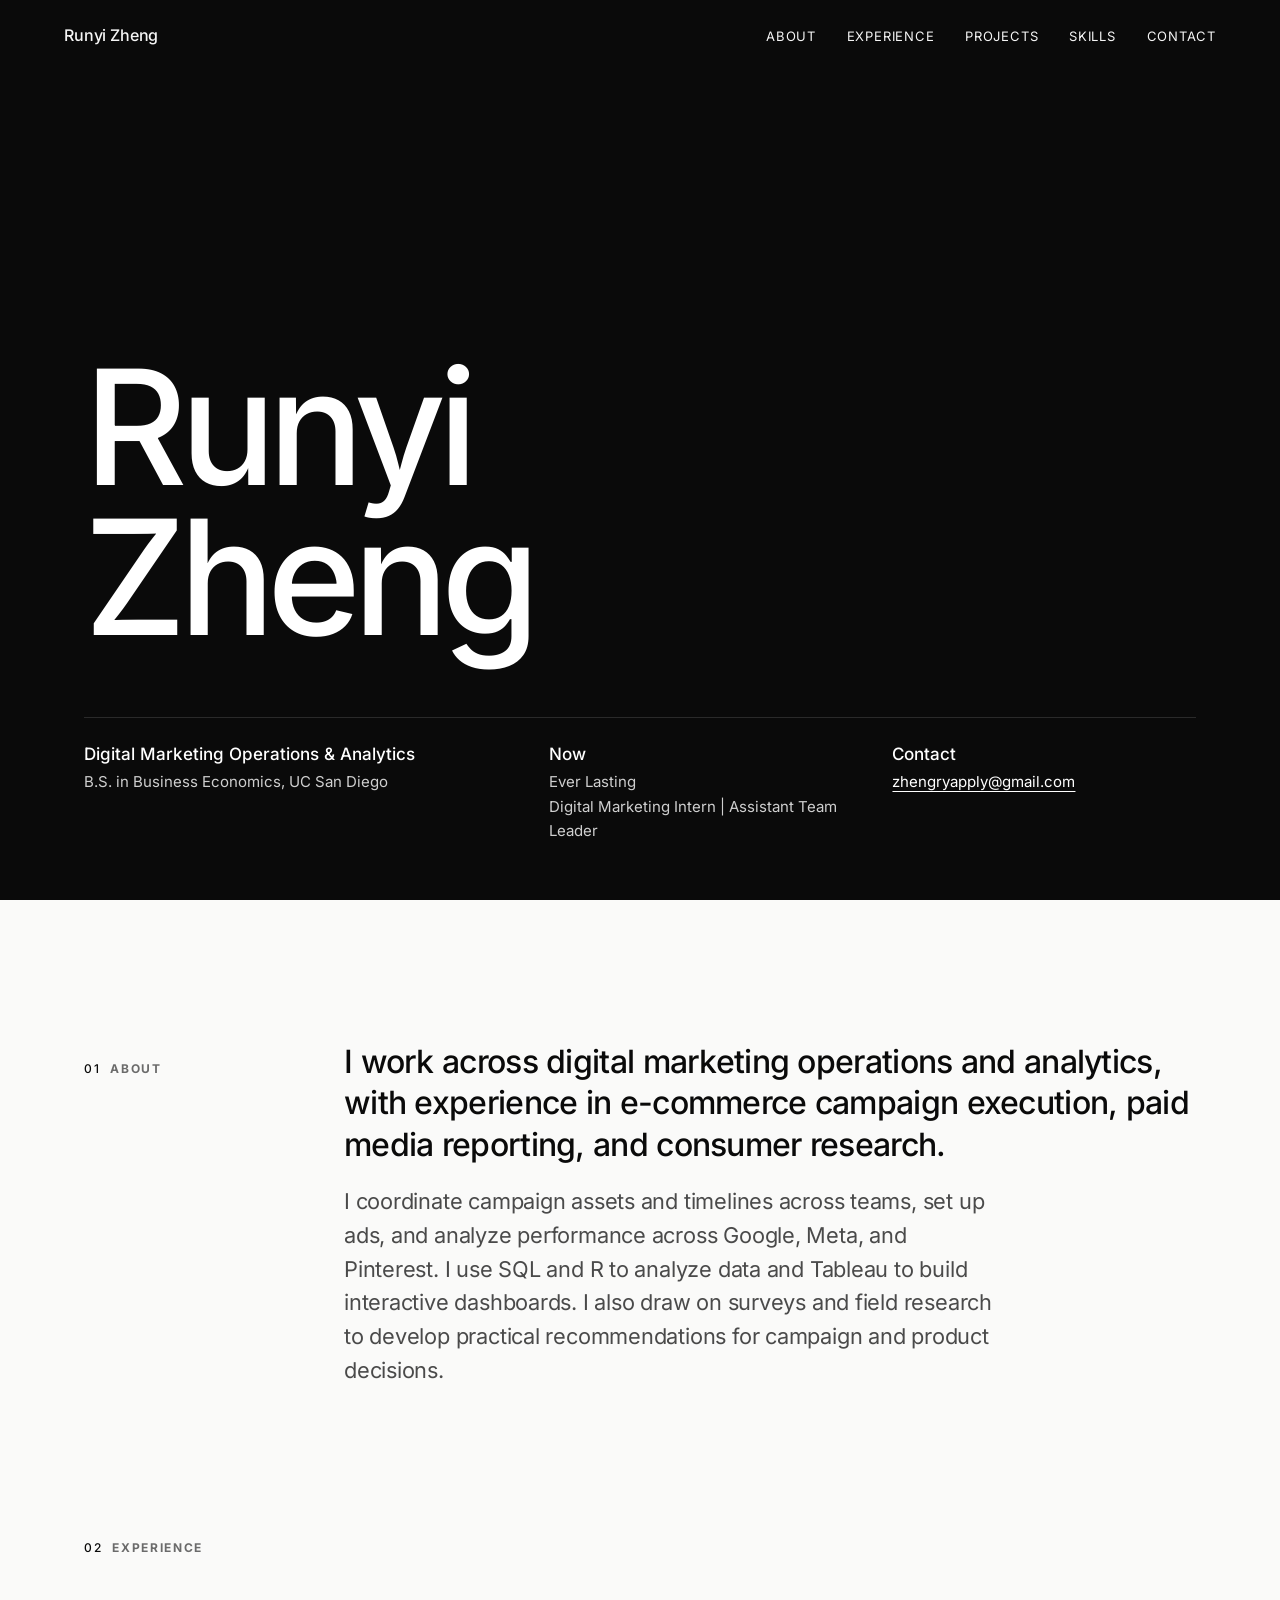
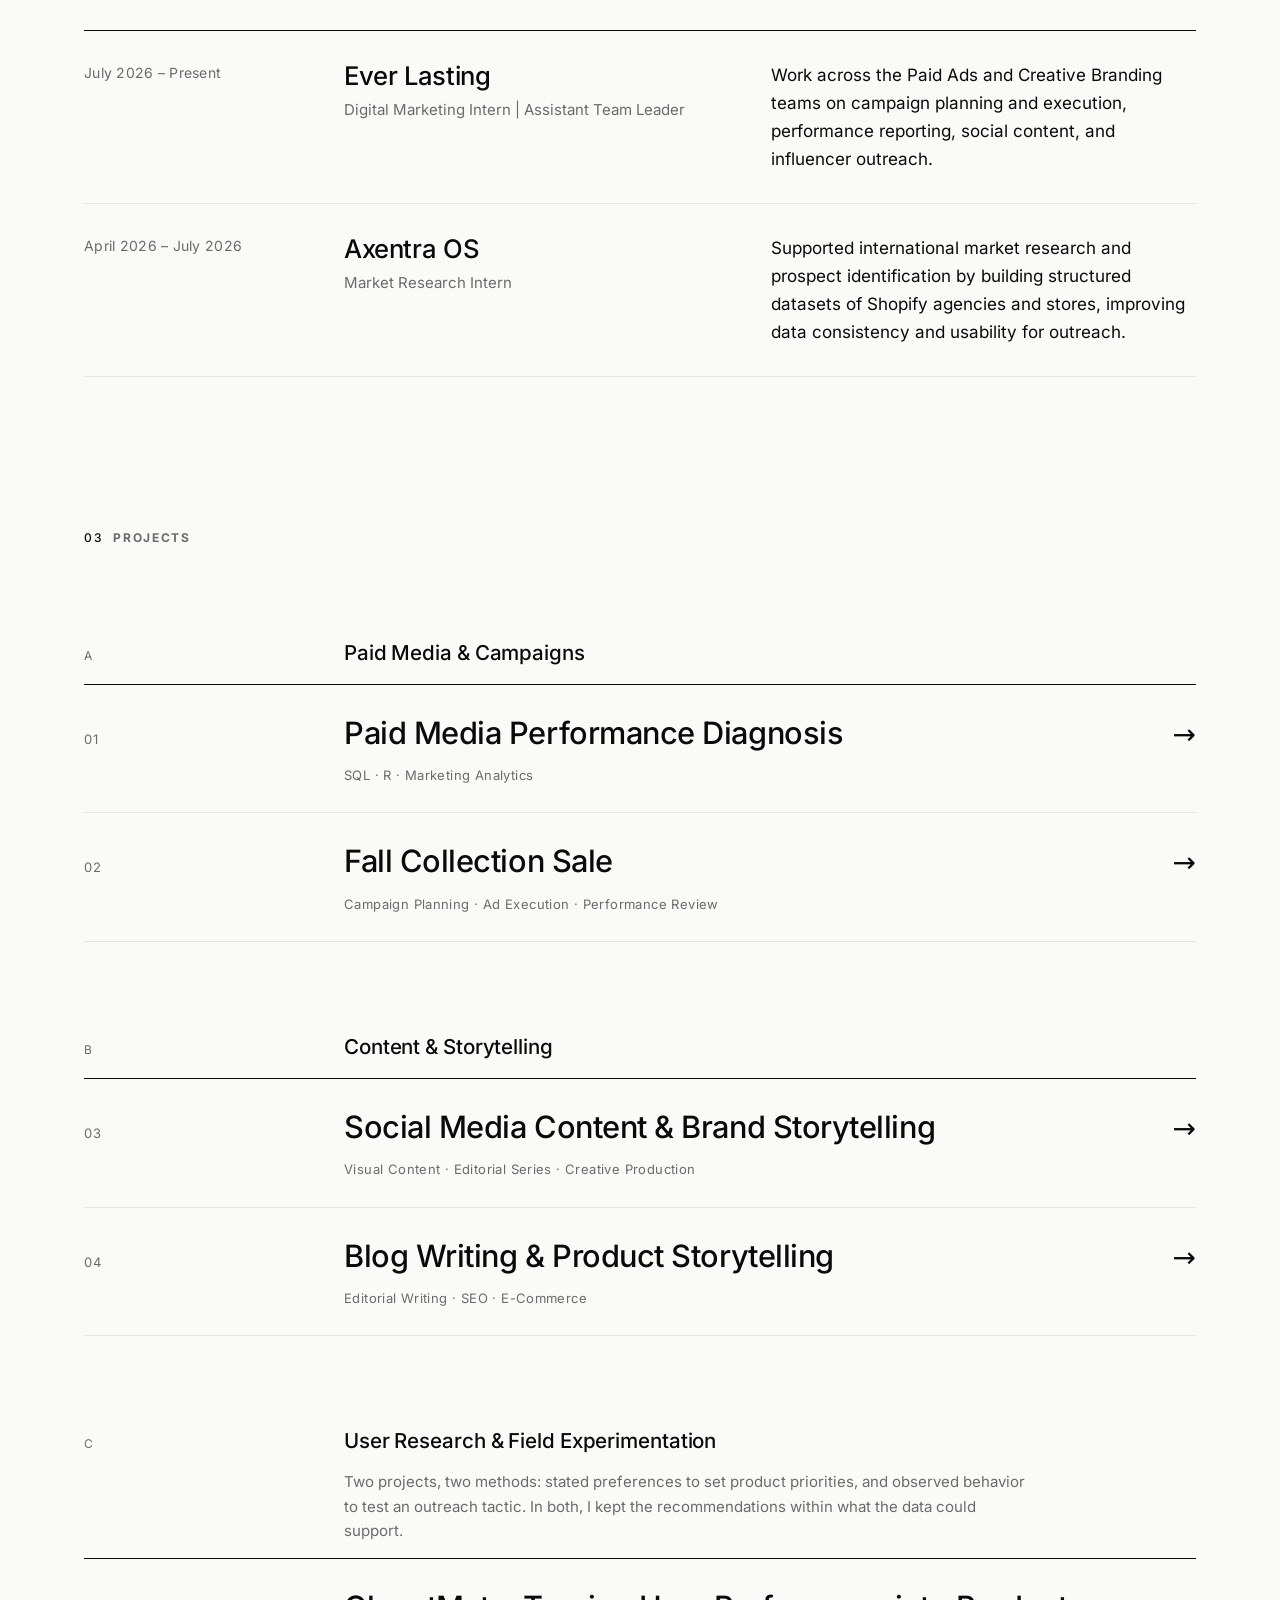
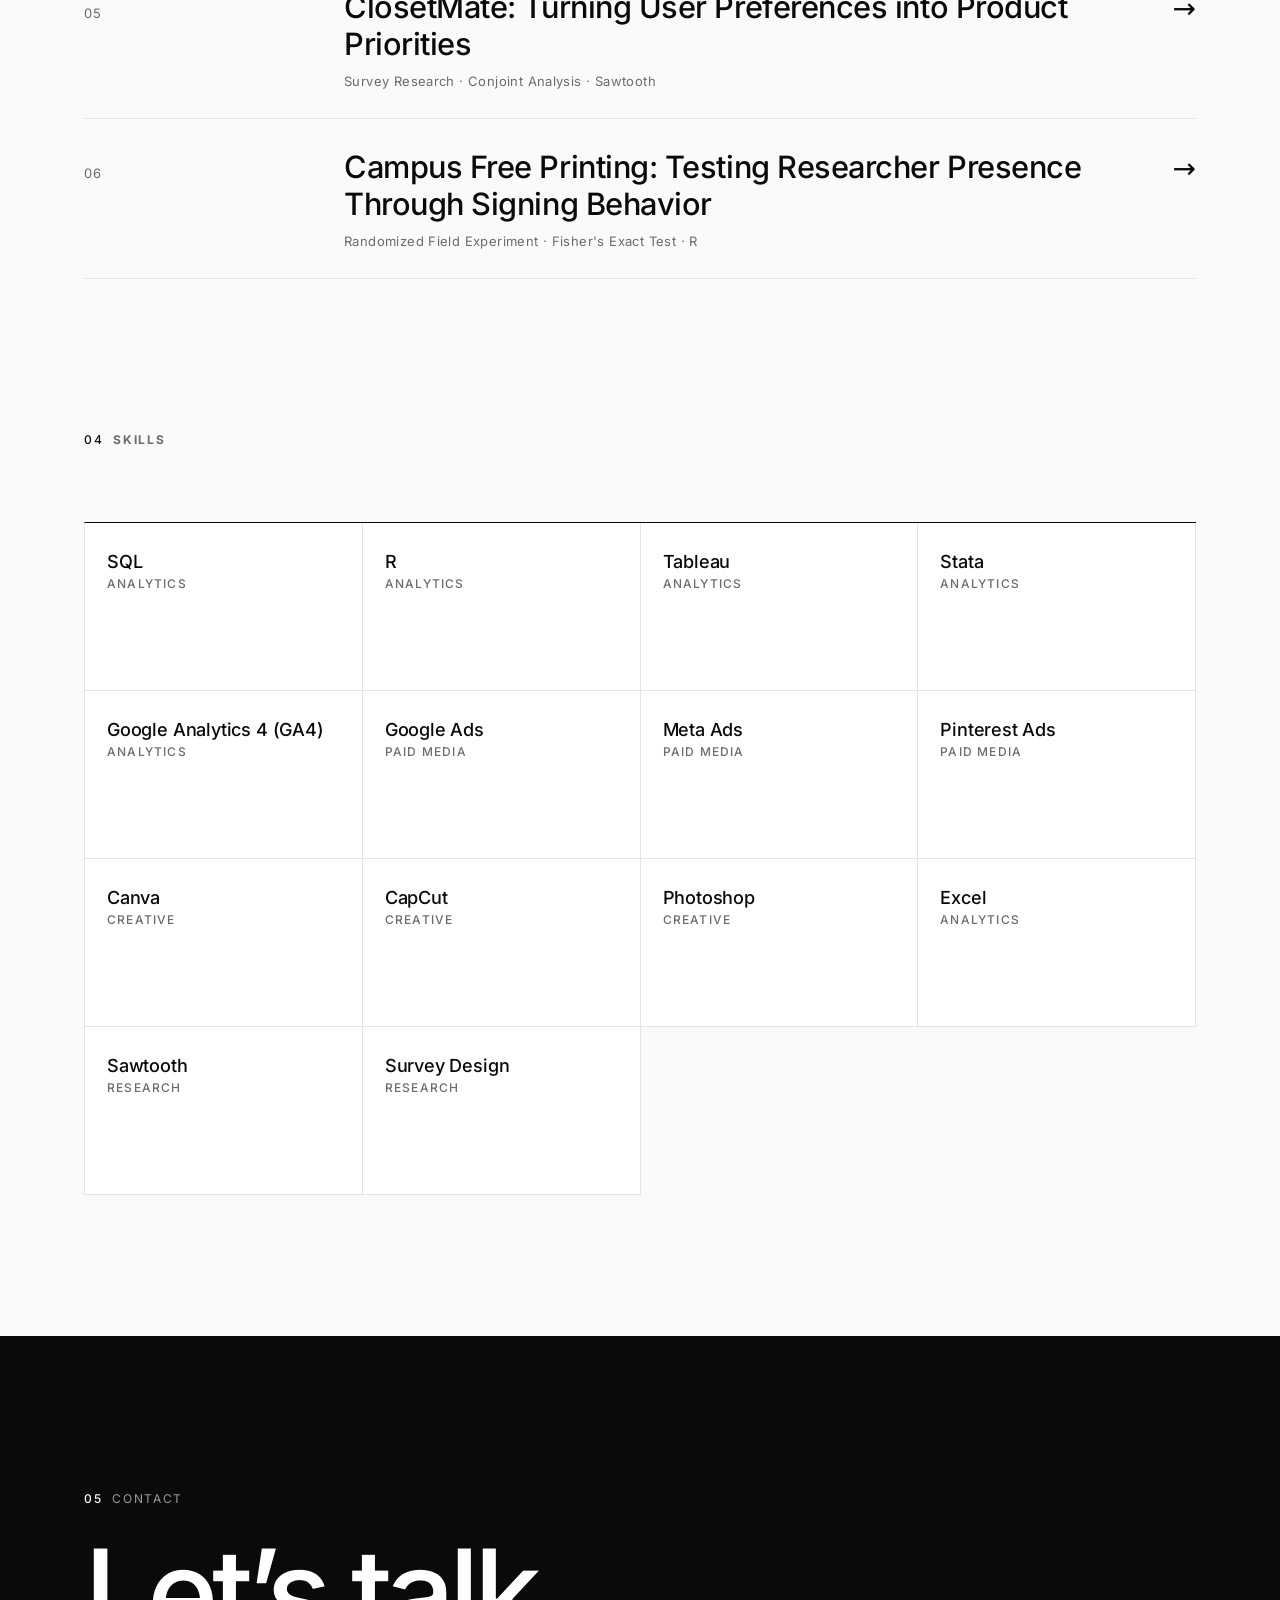
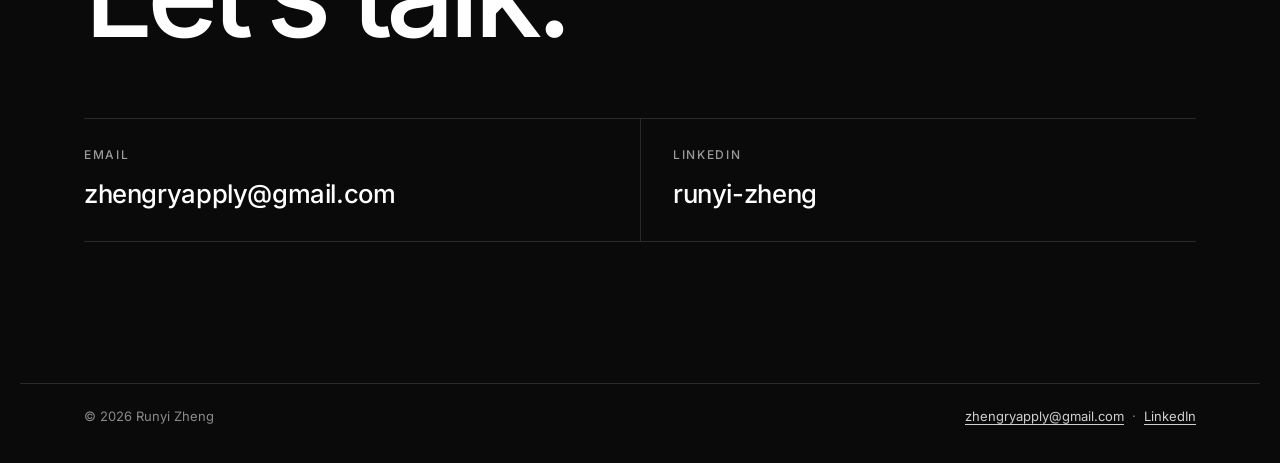
<file: index.html>
<!doctype html>
<html lang="en">
<head>
<meta charset="utf-8">
<meta name="viewport" content="width=device-width, initial-scale=1">
<title>Runyi Zheng — Digital Marketing Operations &amp; Analytics</title>
<meta name="description" content="Runyi Zheng: digital marketing operations and analytics. Paid media reporting, campaign execution, content and consumer research. B.S. in Business Economics, UC San Diego.">
<meta property="og:title" content="Runyi Zheng — Digital Marketing Operations &amp; Analytics">
<meta property="og:description" content="Runyi Zheng: digital marketing operations and analytics. Paid media reporting, campaign execution, content and consumer research. B.S. in Business Economics, UC San Diego.">
<meta property="og:type" content="website">
<meta name="theme-color" content="#0a0a0a">
<link rel="icon" href="[data-uri]" type="image/svg+xml">

<style>/* Runyi Zheng — portfolio
   Black and white, editorial. Fonts are self-hosted in /assets/fonts. */

@font-face {
  font-family: "Inter";
  src: url("[data-uri]") format("woff2");
  font-weight: 100 900;
  font-style: normal;
  font-display: swap;
}

:root {
  --black: #0a0a0a;
  --white: #ffffff;
  --paper: #fafaf9;
  --muted: #6b6b6b;
  --line: #e4e4e2;
  --line-dark: #2a2a2a;
  --sans: "Inter", system-ui, -apple-system, "Segoe UI", Helvetica, Arial, sans-serif;
  --gutter: clamp(20px, 5vw, 72px);
  --max: 1240px;
}

*, *::before, *::after { box-sizing: border-box; }
html { scroll-behavior: smooth; -webkit-text-size-adjust: 100%; }
body {
  margin: 0;
  background: var(--paper);
  color: var(--black);
  font-family: var(--sans);
  font-size: 17px;
  line-height: 1.65;
  -webkit-font-smoothing: antialiased;
  text-rendering: optimizeLegibility;
}
img { max-width: 100%; height: auto; display: block; }
a { color: inherit; }
::selection { background: var(--black); color: var(--white); }

.skip {
  position: absolute; left: -9999px; top: 8px;
  background: var(--black); color: var(--white); padding: 8px 14px; z-index: 100;
}
.skip:focus { left: 8px; }

:focus-visible { outline: 2px solid currentColor; outline-offset: 4px; }

.wrap { max-width: var(--max); margin: 0 auto; padding: 0 var(--gutter); }

/* ---------- Nav (inverts over black and white) ---------- */
.nav {
  position: fixed; inset: 0 0 auto 0; z-index: 50;
  display: flex; justify-content: space-between; align-items: baseline;
  gap: 8px 24px; flex-wrap: wrap;
  padding: 22px var(--gutter);
  color: #fff; mix-blend-mode: difference;
  font-size: 13px; letter-spacing: .06em; text-transform: uppercase;
  pointer-events: none;
}
.nav a { text-decoration: none; pointer-events: auto; }
.nav .brand { font-family: var(--sans); font-weight: 500; font-size: 16px; letter-spacing: -.01em; text-transform: none; }
.nav ul { list-style: none; margin: 0; padding: 0; display: flex; gap: clamp(14px, 2.4vw, 32px); }
.nav ul a { position: relative; padding-bottom: 2px; }
.nav ul a::after {
  content: ""; position: absolute; left: 0; bottom: 0; height: 1px; width: 100%;
  background: currentColor; transform: scaleX(0); transform-origin: left; transition: transform .35s ease;
}
.nav ul a:hover::after, .nav ul a:focus-visible::after { transform: scaleX(1); }

/* ---------- Hero ---------- */
.hero {
  background: var(--black); color: var(--white);
  min-height: 100svh; display: flex; flex-direction: column; justify-content: flex-end;
  padding: 120px 0 clamp(28px, 5vw, 56px);
}
.hero h1 {
  font-family: var(--sans); font-weight: 500;
  font-size: clamp(52px, 12.5vw, 184px); line-height: .94; letter-spacing: -.05em;
  margin: 0 0 clamp(28px, 5vw, 64px);
}
.hero h1 span { display: block; }
.hero-meta {
  display: grid; grid-template-columns: 1.4fr 1fr 1fr; gap: 24px 40px;
  border-top: 1px solid var(--line-dark); padding-top: 22px;
  font-size: 15px; color: #cfcfcf;
}
.hero-meta strong { display: block; color: var(--white); font-weight: 500; font-size: 17px; margin-bottom: 2px; }
.hero-meta a { color: var(--white); text-underline-offset: 4px; }
.hero h1, .hero-meta { animation: rise .9s cubic-bezier(.2,.7,.2,1) both; }
.hero-meta { animation-delay: .15s; }
@keyframes rise { from { opacity: 0; transform: translateY(18px); } to { opacity: 1; transform: none; } }

/* ---------- Sections ---------- */
section { padding: clamp(72px, 11vw, 150px) 0; }
.sec-head {
  display: grid; grid-template-columns: 220px 1fr; gap: 24px 40px; align-items: baseline;
}
.label {
  font-size: 12px; letter-spacing: .14em; text-transform: uppercase; color: var(--muted);
}
.label b { font-weight: 500; color: var(--black); margin-right: 10px; }

.about-text {
  font-family: var(--sans); font-weight: 500; font-size: clamp(22px, 2.5vw, 34px); line-height: 1.3;
  letter-spacing: -.022em; margin: 0; max-width: 30em;
}
.about-text + .about-text { margin-top: .9em; color: #4a4a4a; font-weight: 400; font-size: clamp(17px, 1.7vw, 22px); line-height: 1.55; letter-spacing: -.01em; }

/* Experience */
.rows { margin-top: clamp(36px, 6vw, 72px); border-top: 1px solid var(--black); }
.exp {
  display: grid; grid-template-columns: 220px 1fr 1.1fr; gap: 12px 40px;
  padding: 30px 0; border-bottom: 1px solid var(--line);
}
.exp .when { font-size: 14px; color: var(--muted); letter-spacing: .02em; }
.exp h3 { font-family: var(--sans); font-weight: 500; font-size: clamp(21px, 2vw, 27px); line-height: 1.2; letter-spacing: -.015em; margin: 0 0 6px; }
.exp .role { font-size: 15px; color: var(--muted); margin: 0; }
.exp p.desc { margin: 0; }

/* Projects index */
.group { margin-top: clamp(48px, 7vw, 88px); }
.group-head {
  display: grid; grid-template-columns: 220px 1fr; gap: 12px 40px; align-items: baseline;
  padding-bottom: 14px;
}
.group-head h3 { font-family: var(--sans); font-style: normal; font-weight: 500; font-size: clamp(17px, 1.6vw, 21px); letter-spacing: -.005em; margin: 0; }
.group-note { grid-column: 2; margin: 0; color: var(--muted); max-width: 46em; font-size: 15px; }
.plist { list-style: none; margin: 0; padding: 0; border-top: 1px solid var(--black); }
.plist a {
  display: grid; grid-template-columns: 220px 1fr auto; gap: 8px 40px; align-items: baseline;
  padding: 26px 0; border-bottom: 1px solid var(--line); text-decoration: none;
  transition: background .3s ease, color .3s ease, padding .3s ease;
}
.plist .num { font-size: 13px; color: var(--muted); letter-spacing: .1em; transition: color .3s; }
.plist .title { font-family: var(--sans); font-weight: 500; font-size: clamp(21px, 2.4vw, 32px); line-height: 1.2; letter-spacing: -.015em; }
.plist .tags { grid-column: 2; font-size: 13px; color: var(--muted); letter-spacing: .03em; transition: color .3s; }
.plist .arrow { grid-row: 1; grid-column: 3; font-size: 28px; transition: transform .3s ease; }
.plist a:hover, .plist a:focus-visible { background: var(--black); color: var(--white); padding-left: 16px; padding-right: 16px; }
.plist a:hover .num, .plist a:hover .tags, .plist a:focus-visible .num, .plist a:focus-visible .tags { color: #b5b5b5; }
.plist a:hover .arrow, .plist a:focus-visible .arrow { transform: translateX(6px); }

/* Skills */
.skills-grid {
  margin-top: clamp(36px, 6vw, 72px);
  display: grid; grid-template-columns: repeat(4, 1fr);
  border-top: 1px solid var(--black); border-left: 1px solid var(--line);
}
.skill {
  border-right: 1px solid var(--line); border-bottom: 1px solid var(--line);
  padding: 28px 22px; min-height: 168px;
  display: flex; flex-direction: column; justify-content: space-between; gap: 22px;
  background: var(--white);
}
.skill .logo { height: 44px; display: flex; align-items: center; }
.skill .logo img { max-height: 44px; max-width: 120px; width: auto; object-fit: contain; }
.skill .name { font-family: var(--sans); font-weight: 500; font-size: 18px; line-height: 1.2; letter-spacing: -.01em; }
.skill .kind { font-size: 12px; letter-spacing: .1em; text-transform: uppercase; color: var(--muted); display: block; margin-top: 4px; font-family: var(--sans); }

/* Contact */
.contact { background: var(--black); color: var(--white); }
.contact .label, .contact .label b { color: #9a9a9a; }
.contact .label b { color: var(--white); }
.contact h2 {
  font-family: var(--sans); font-weight: 500; font-size: clamp(44px, 9.5vw, 140px);
  line-height: 1; letter-spacing: -.05em; margin: 24px 0 clamp(32px, 5vw, 64px);
}
.contact h2 em { font-style: normal; }
.contact-links { display: grid; grid-template-columns: repeat(2, minmax(0, 1fr)); gap: 0; border-top: 1px solid var(--line-dark); }
.contact-links a {
  display: block; padding: 26px 0; text-decoration: none; border-bottom: 1px solid var(--line-dark);
  font-family: var(--sans); font-weight: 500; font-size: clamp(18px, 2vw, 26px); letter-spacing: -.015em; overflow-wrap: anywhere;
  transition: color .25s;
}
.contact-links a small { display: block; font-family: var(--sans); font-size: 12px; letter-spacing: .14em; text-transform: uppercase; color: #9a9a9a; margin-bottom: 8px; }
.contact-links a:hover { color: #bdbdbd; }
.contact-links a + a { padding-left: 32px; border-left: 1px solid var(--line-dark); }
footer { background: var(--black); color: #8a8a8a; font-size: 13px; padding: 0 0 36px; }
footer .wrap { display: flex; justify-content: space-between; gap: 16px; flex-wrap: wrap; border-top: 1px solid var(--line-dark); padding-top: 22px; }
footer a { color: #cfcfcf; text-underline-offset: 3px; }

/* ---------- Project pages ---------- */
.p-head { padding: clamp(120px, 16vw, 200px) 0 clamp(36px, 5vw, 64px); background: var(--paper); }
.kicker { font-size: 12px; letter-spacing: .14em; text-transform: uppercase; color: var(--muted); margin: 0 0 22px; }
.p-head h1 {
  font-family: var(--sans); font-weight: 500; font-size: clamp(32px, 5.4vw, 72px);
  line-height: 1.06; letter-spacing: -.03em; margin: 0; max-width: 16em;
}
.p-sub { margin: 28px 0 0; font-size: 15px; letter-spacing: .04em; color: var(--muted); }
.p-sub em { font-style: normal; margin-left: 4px; }

.stats {
  display: grid; grid-auto-flow: column; grid-auto-columns: 1fr; gap: 0;
  border-top: 1px solid var(--black); border-bottom: 1px solid var(--line);
  margin: clamp(32px, 5vw, 56px) 0 0;
}
.stat { padding: 28px 24px 28px 0; }
.stat + .stat { padding-left: 24px; border-left: 1px solid var(--line); }
.stat .n { font-family: var(--sans); font-weight: 500; font-size: clamp(30px, 4.2vw, 58px); line-height: 1.05; letter-spacing: -.04em; display: block; }
.stat .d { font-size: 13px; letter-spacing: .06em; text-transform: uppercase; color: var(--muted); display: block; margin-top: 10px; }

.p-body { padding: clamp(40px, 6vw, 80px) 0 clamp(64px, 9vw, 120px); }
.block { display: grid; grid-template-columns: 220px minmax(0, 1fr); gap: 16px 40px; padding: clamp(28px, 4vw, 48px) 0; border-bottom: 1px solid var(--line); }
.block:last-of-type { border-bottom: 0; }
.block h2 { margin: 6px 0 0; font-size: 12px; letter-spacing: .14em; text-transform: uppercase; color: var(--muted); font-weight: 400; }
.block .prose { max-width: 40em; }
.block .prose p { margin: 0 0 1em; }
.block .prose p:last-child { margin-bottom: 0; }
.block .lead { font-family: var(--sans); font-weight: 500; font-size: clamp(20px, 2.1vw, 28px); line-height: 1.35; letter-spacing: -.02em; margin: 0; max-width: 28em; }
.note { color: var(--muted); font-size: 15px; }
.wide { grid-column: 1 / -1; }

figure { margin: 0; }
.chart { background: #fff; border: 1px solid var(--line); padding: clamp(12px, 2vw, 28px); }
.chart img { width: 100%; max-width: 760px; margin: 0 auto; }
figcaption { font-size: 14px; color: var(--muted); margin-top: 12px; }

table { border-collapse: collapse; width: 100%; max-width: 40em; margin: 0 0 1.2em; font-size: 16px; }
th, td { text-align: left; padding: 14px 16px 14px 0; border-bottom: 1px solid var(--line); }
thead th { font-size: 12px; letter-spacing: .12em; text-transform: uppercase; font-weight: 400; color: var(--muted); border-bottom: 1px solid var(--black); }
td.num, th.num { text-align: right; padding-right: 0; font-variant-numeric: tabular-nums; }
td strong { font-weight: 600; }

.articles { list-style: none; margin: 0 0 8px; padding: 0; border-top: 1px solid var(--black); max-width: 52em; }
.articles li { border-bottom: 1px solid var(--line); }
.articles a { display: grid; grid-template-columns: 1fr auto; gap: 4px 24px; padding: 20px 0; text-decoration: none; transition: padding .25s ease, background .25s ease, color .25s ease; }
.articles a:hover, .articles a:focus-visible { background: var(--black); color: var(--white); padding-left: 14px; padding-right: 14px; }
.articles .t { font-family: var(--sans); font-weight: 500; font-size: clamp(17px, 1.7vw, 21px); line-height: 1.3; letter-spacing: -.01em; }
.articles .s { grid-column: 1; font-size: 14px; color: var(--muted); }
.articles a:hover .s, .articles a:focus-visible .s { color: #b5b5b5; }
.articles .ext { grid-row: 1; grid-column: 2; font-size: 20px; }
.sub-label { font-size: 12px; letter-spacing: .14em; text-transform: uppercase; color: var(--muted); margin: 34px 0 12px; }
.sub-label:first-child { margin-top: 0; }

.gallery { display: grid; grid-template-columns: repeat(3, 1fr); gap: clamp(8px, 1.4vw, 18px); }
.shot { aspect-ratio: 4 / 5; background: #ecebe8; position: relative; overflow: hidden; display: grid; place-items: center; color: #9a9a96; font-size: 13px; letter-spacing: .12em; }
.shot.land { aspect-ratio: 3 / 2; }
.shot span { padding: 0 12px; text-align: center; font-size: 12px; letter-spacing: .03em; overflow-wrap: anywhere; }
.shot img { position: absolute; inset: 0; width: 100%; height: 100%; object-fit: cover; }

.pager { border-top: 1px solid var(--black); background: var(--paper); }
.pager .wrap { display: grid; grid-template-columns: 1fr 1fr; }
.pager a { padding: 40px 0; text-decoration: none; display: block; transition: color .25s; }
.pager a:hover { color: var(--muted); }
.pager a + a { text-align: right; border-left: 1px solid var(--line); padding-left: 24px; }
.pager small { display: block; font-size: 12px; letter-spacing: .14em; text-transform: uppercase; color: var(--muted); margin-bottom: 10px; }
.pager span { font-family: var(--sans); font-weight: 500; font-size: clamp(17px, 1.8vw, 22px); line-height: 1.25; letter-spacing: -.01em; display: block; }

/* ---------- Responsive ---------- */
@media (max-width: 900px) {
  .sec-head, .group-head, .block { grid-template-columns: 1fr; }
  .group-note { grid-column: 1; }
  .exp { grid-template-columns: 1fr; gap: 6px; }
  .plist a { grid-template-columns: 1fr auto; }
  .plist .num { grid-column: 1; }
  .plist .title { grid-column: 1; }
  .plist .tags { grid-column: 1; }
  .plist .arrow { grid-row: 2; grid-column: 2; }
  .skills-grid { grid-template-columns: repeat(2, 1fr); }
  .hero-meta { grid-template-columns: 1fr; }
  .contact-links { grid-template-columns: 1fr; }
  .contact-links a + a { padding-left: 0; border-left: 0; }
  .stats { grid-auto-flow: row; grid-auto-columns: auto; }
  .stat, .stat + .stat { padding: 20px 0; border-left: 0; }
  .stat + .stat { border-top: 1px solid var(--line); }
  .gallery { grid-template-columns: repeat(2, 1fr); }
}
@media (max-width: 560px) {
  body { font-size: 16px; }
  .nav { padding: 16px var(--gutter); font-size: 11px; }
  .nav .brand { font-size: 20px; width: 100%; }
  .nav ul { gap: 14px; }
  .pager a { padding: 28px 0; }
  .pager a + a { padding-left: 16px; }
  th, td { padding-right: 10px; font-size: 15px; }
}
@media (prefers-reduced-motion: reduce) {
  html { scroll-behavior: auto; }
  *, *::before, *::after { animation: none !important; transition: none !important; }
}

/* Supplied portfolio images: preserve full compositions. */
.portfolio-images { display:grid; gap:24px; }
.portfolio-images img { display:block; width:100%; height:auto; }
.portfolio-images.single { max-width:760px; }
.portfolio-images.pair { grid-template-columns:repeat(2,minmax(0,1fr)); align-items:start; }
.portfolio-images.stack { max-width:1000px; }
.research-link { display:inline-block; padding:16px 20px; border:1px solid currentColor; text-decoration:none; }
@media(max-width:640px) { .portfolio-images.pair { grid-template-columns:1fr; } }
</style>
<script>// Loads images by base name and tries several file extensions.
// Drop a file such as assets/social/01.jpg or assets/logos/sql.svg and it appears.
document.querySelectorAll('img[data-base]').forEach(function (img) {
  var exts = (img.dataset.exts || 'jpg,png').split(','), i = 0, base = img.dataset.base;
  img.addEventListener('error', function () {
    i += 1;
    if (i < exts.length) { img.src = base + '.' + exts[i]; } else { img.remove(); }
  });
  img.src = base + '.' + exts[0];
});
</script>
</head>
<body>
<a class="skip" href="#main">Skip to content</a>
<header class="nav">
  <a class="brand" href="#">Runyi Zheng</a>
  <nav aria-label="Main"><ul>
    <li><a href="#about">About</a></li>
    <li><a href="#experience">Experience</a></li>
    <li><a href="#projects">Projects</a></li>
    <li><a href="#skills">Skills</a></li>
    <li><a href="#contact">Contact</a></li>
  </ul></nav>
</header>
<main id="main">

<section class="hero" id="top" style="padding-top:120px">
  <div class="wrap">
    <h1><span>Runyi</span><span>Zheng</span></h1>
    <div class="hero-meta">
      <div><strong>Digital Marketing Operations &amp; Analytics</strong>B.S. in Business Economics, UC San Diego</div>
      <div><strong>Now</strong>Ever Lasting<br>Digital Marketing Intern | Assistant Team Leader</div>
      <div><strong>Contact</strong><a href="mailto:zhengryapply@gmail.com">zhengryapply@gmail.com</a></div>
    </div>
  </div>
</section>

<section id="about">
  <div class="wrap">
    <div class="sec-head">
      <h2 class="label"><b>01</b>About</h2>
      <div>
        <p class="about-text">I work across digital marketing operations and analytics, with experience in e-commerce campaign execution, paid media reporting, and consumer research.</p>
        <p class="about-text">I coordinate campaign assets and timelines across teams, set up ads, and analyze performance across Google, Meta, and Pinterest. I use SQL and R to analyze data and Tableau to build interactive dashboards. I also draw on surveys and field research to develop practical recommendations for campaign and product decisions.</p>
      </div>
    </div>
  </div>
</section>

<section id="experience" style="padding-top:0">
  <div class="wrap">
    <h2 class="label"><b>02</b>Experience</h2>
    <div class="rows">
      <article class="exp">
        <div class="when">July 2026 &ndash; Present</div>
        <div><h3>Ever Lasting</h3><p class="role">Digital Marketing Intern | Assistant Team Leader</p></div>
        <p class="desc">Work across the Paid Ads and Creative Branding teams on campaign planning and execution, performance reporting, social content, and influencer outreach.</p>
      </article>
      <article class="exp">
        <div class="when">April 2026 &ndash; July 2026</div>
        <div><h3>Axentra OS</h3><p class="role">Market Research Intern</p></div>
        <p class="desc">Supported international market research and prospect identification by building structured datasets of Shopify agencies and stores, improving data consistency and usability for outreach.</p>
      </article>
    </div>
  </div>
</section>

<section id="projects" style="padding-top:0">
  <div class="wrap">
    <h2 class="label"><b>03</b>Projects</h2>
    <div class="group">
      <div class="group-head"><span class="label">A</span><h3>Paid Media &amp; Campaigns</h3></div>
      <ul class="plist">
        <li><a href="paid-media-diagnosis.html?v=20261104c">
          <span class="num">01</span>
          <span class="title">Paid Media Performance Diagnosis</span>
          <span class="tags">SQL · R · Marketing Analytics</span>
          <span class="arrow" aria-hidden="true">&rarr;</span>
        </a></li>
        <li><a href="fall-collection-sale.html?v=20261104c">
          <span class="num">02</span>
          <span class="title">Fall Collection Sale</span>
          <span class="tags">Campaign Planning · Ad Execution · Performance Review</span>
          <span class="arrow" aria-hidden="true">&rarr;</span>
        </a></li>
      </ul>
    </div>
    <div class="group">
      <div class="group-head"><span class="label">B</span><h3>Content &amp; Storytelling</h3></div>
      <ul class="plist">
        <li><a href="social-content.html?v=20261104c">
          <span class="num">03</span>
          <span class="title">Social Media Content &amp; Brand Storytelling</span>
          <span class="tags">Visual Content · Editorial Series · Creative Production</span>
          <span class="arrow" aria-hidden="true">&rarr;</span>
        </a></li>
        <li><a href="blog-writing.html?v=20261104c">
          <span class="num">04</span>
          <span class="title">Blog Writing &amp; Product Storytelling</span>
          <span class="tags">Editorial Writing · SEO · E-Commerce</span>
          <span class="arrow" aria-hidden="true">&rarr;</span>
        </a></li>
      </ul>
    </div>
    <div class="group">
      <div class="group-head"><span class="label">C</span><h3>User Research &amp; Field Experimentation</h3>
      <p class="group-note">Two projects, two methods: stated preferences to set product priorities, and observed behavior to test an outreach tactic. In both, I kept the recommendations within what the data could support.</p></div>
      <ul class="plist">
        <li><a href="closetmate.html?v=20261104c">
          <span class="num">05</span>
          <span class="title">ClosetMate: Turning User Preferences into Product Priorities</span>
          <span class="tags">Survey Research · Conjoint Analysis · Sawtooth</span>
          <span class="arrow" aria-hidden="true">&rarr;</span>
        </a></li>
        <li><a href="campus-free-printing.html?v=20261104c">
          <span class="num">06</span>
          <span class="title">Campus Free Printing: Testing Researcher Presence Through Signing Behavior</span>
          <span class="tags">Randomized Field Experiment · Fisher's Exact Test · R</span>
          <span class="arrow" aria-hidden="true">&rarr;</span>
        </a></li>
      </ul>
    </div>
  </div>
</section>

<section id="skills" style="padding-top:0">
  <div class="wrap">
    <h2 class="label"><b>04</b>Skills</h2>
    <div class="skills-grid">
      <div class="skill">
        
        <div class="name">SQL<span class="kind">Analytics</span></div>
      </div>
      <div class="skill">
        
        <div class="name">R<span class="kind">Analytics</span></div>
      </div>
      <div class="skill">
        <div class="name">Tableau<span class="kind">Analytics</span></div>
      </div>
      <div class="skill">
        
        <div class="name">Stata<span class="kind">Analytics</span></div>
      </div>
      <div class="skill">
        
        <div class="name">Google Analytics 4 (GA4)<span class="kind">Analytics</span></div>
      </div>
      <div class="skill">
        
        <div class="name">Google Ads<span class="kind">Paid media</span></div>
      </div>
      <div class="skill">
        
        <div class="name">Meta Ads<span class="kind">Paid media</span></div>
      </div>
      <div class="skill">
        
        <div class="name">Pinterest Ads<span class="kind">Paid media</span></div>
      </div>
      <div class="skill">
        
        <div class="name">Canva<span class="kind">Creative</span></div>
      </div>
      <div class="skill">
        
        <div class="name">CapCut<span class="kind">Creative</span></div>
      </div>
      <div class="skill">
        
        <div class="name">Photoshop<span class="kind">Creative</span></div>
      </div>
      <div class="skill">
        
        <div class="name">Excel<span class="kind">Analytics</span></div>
      </div>
      <div class="skill">
        
        <div class="name">Sawtooth<span class="kind">Research</span></div>
      </div>
      <div class="skill">
        
        <div class="name">Survey Design<span class="kind">Research</span></div>
      </div>
    </div>
  </div>
</section>

<section class="contact" id="contact">
  <div class="wrap">
    <p class="label"><b>05</b>Contact</p>
    <h2>Let&rsquo;s <em>talk.</em></h2>
    <div class="contact-links">
      <a href="mailto:zhengryapply@gmail.com"><small>Email</small>zhengryapply@gmail.com</a>
      <a href="https://www.linkedin.com/in/runyi-zheng-bb19a9379" target="_blank" rel="noopener"><small>LinkedIn</small>runyi-zheng</a>
    </div>
  </div>
</section>

</main>
<footer>
  <div class="wrap">
    <span>&copy; 2026 Runyi Zheng</span>
    <span><a href="mailto:zhengryapply@gmail.com">zhengryapply@gmail.com</a> &nbsp;·&nbsp; <a href="https://www.linkedin.com/in/runyi-zheng-bb19a9379" target="_blank" rel="noopener">LinkedIn</a></span>
  </div>
</footer>
</body>
</html>
</file>
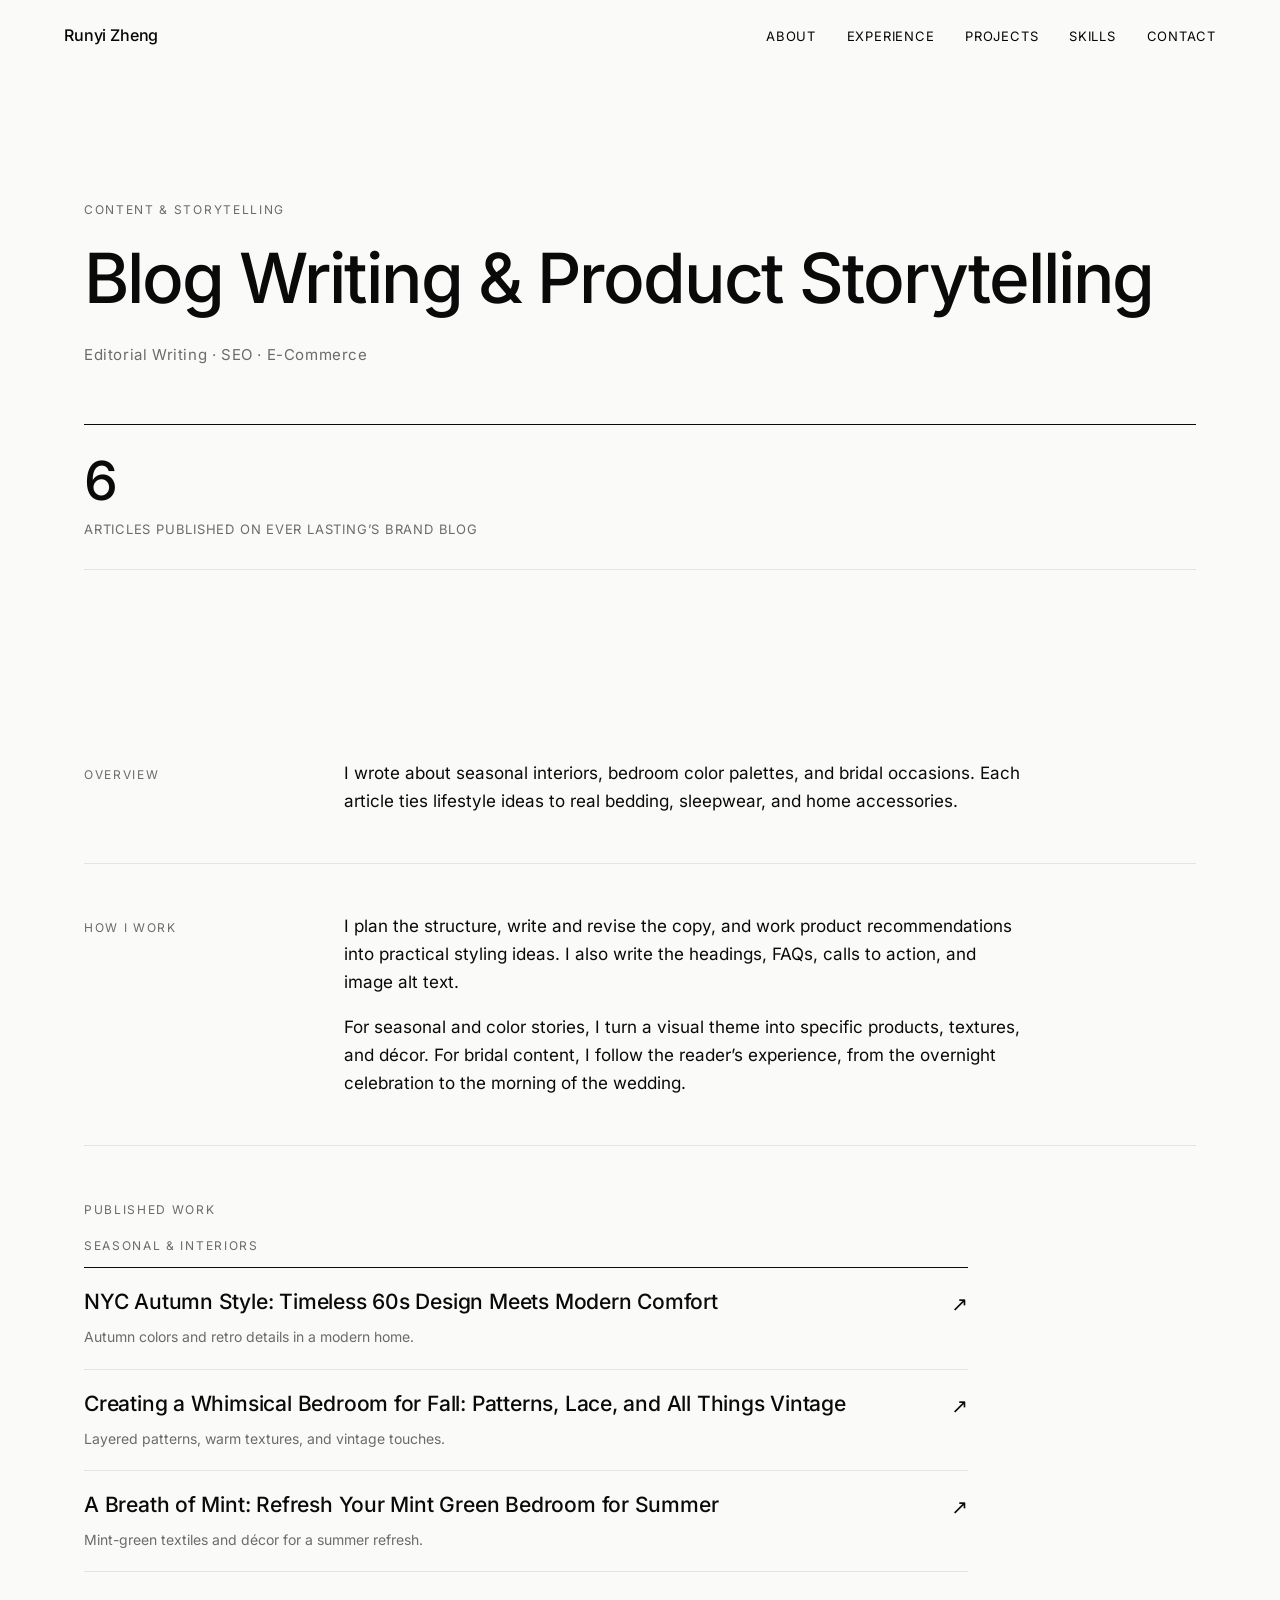
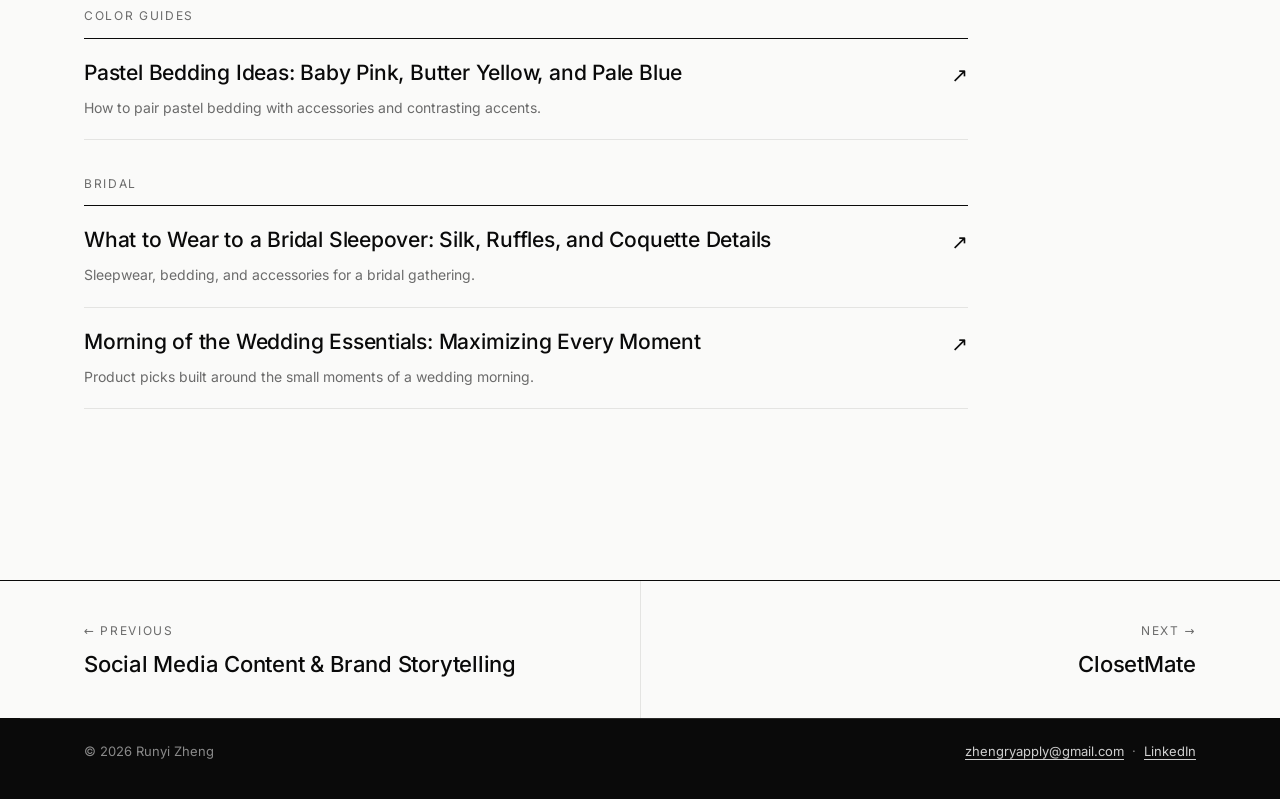
<file: blog-writing.html>
<!doctype html>
<html lang="en">
<head>
<meta charset="utf-8">
<meta name="viewport" content="width=device-width, initial-scale=1">
<title>Blog Writing & Product Storytelling — Runyi Zheng</title>
<meta name="description" content="Six published articles on Ever Lasting's brand blog.">
<meta property="og:title" content="Blog Writing & Product Storytelling — Runyi Zheng">
<meta property="og:description" content="Six published articles on Ever Lasting's brand blog.">
<meta property="og:type" content="website">
<meta name="theme-color" content="#0a0a0a">
<link rel="icon" href="[data-uri]" type="image/svg+xml">

<style>/* Runyi Zheng — portfolio
   Black and white, editorial. Fonts are self-hosted in /assets/fonts. */

@font-face {
  font-family: "Inter";
  src: url("[data-uri]") format("woff2");
  font-weight: 100 900;
  font-style: normal;
  font-display: swap;
}

:root {
  --black: #0a0a0a;
  --white: #ffffff;
  --paper: #fafaf9;
  --muted: #6b6b6b;
  --line: #e4e4e2;
  --line-dark: #2a2a2a;
  --sans: "Inter", system-ui, -apple-system, "Segoe UI", Helvetica, Arial, sans-serif;
  --gutter: clamp(20px, 5vw, 72px);
  --max: 1240px;
}

*, *::before, *::after { box-sizing: border-box; }
html { scroll-behavior: smooth; -webkit-text-size-adjust: 100%; }
body {
  margin: 0;
  background: var(--paper);
  color: var(--black);
  font-family: var(--sans);
  font-size: 17px;
  line-height: 1.65;
  -webkit-font-smoothing: antialiased;
  text-rendering: optimizeLegibility;
}
img { max-width: 100%; height: auto; display: block; }
a { color: inherit; }
::selection { background: var(--black); color: var(--white); }

.skip {
  position: absolute; left: -9999px; top: 8px;
  background: var(--black); color: var(--white); padding: 8px 14px; z-index: 100;
}
.skip:focus { left: 8px; }

:focus-visible { outline: 2px solid currentColor; outline-offset: 4px; }

.wrap { max-width: var(--max); margin: 0 auto; padding: 0 var(--gutter); }

/* ---------- Nav (inverts over black and white) ---------- */
.nav {
  position: fixed; inset: 0 0 auto 0; z-index: 50;
  display: flex; justify-content: space-between; align-items: baseline;
  gap: 8px 24px; flex-wrap: wrap;
  padding: 22px var(--gutter);
  color: #fff; mix-blend-mode: difference;
  font-size: 13px; letter-spacing: .06em; text-transform: uppercase;
  pointer-events: none;
}
.nav a { text-decoration: none; pointer-events: auto; }
.nav .brand { font-family: var(--sans); font-weight: 500; font-size: 16px; letter-spacing: -.01em; text-transform: none; }
.nav ul { list-style: none; margin: 0; padding: 0; display: flex; gap: clamp(14px, 2.4vw, 32px); }
.nav ul a { position: relative; padding-bottom: 2px; }
.nav ul a::after {
  content: ""; position: absolute; left: 0; bottom: 0; height: 1px; width: 100%;
  background: currentColor; transform: scaleX(0); transform-origin: left; transition: transform .35s ease;
}
.nav ul a:hover::after, .nav ul a:focus-visible::after { transform: scaleX(1); }

/* ---------- Hero ---------- */
.hero {
  background: var(--black); color: var(--white);
  min-height: 100svh; display: flex; flex-direction: column; justify-content: flex-end;
  padding: 120px 0 clamp(28px, 5vw, 56px);
}
.hero h1 {
  font-family: var(--sans); font-weight: 500;
  font-size: clamp(52px, 12.5vw, 184px); line-height: .94; letter-spacing: -.05em;
  margin: 0 0 clamp(28px, 5vw, 64px);
}
.hero h1 span { display: block; }
.hero-meta {
  display: grid; grid-template-columns: 1.4fr 1fr 1fr; gap: 24px 40px;
  border-top: 1px solid var(--line-dark); padding-top: 22px;
  font-size: 15px; color: #cfcfcf;
}
.hero-meta strong { display: block; color: var(--white); font-weight: 500; font-size: 17px; margin-bottom: 2px; }
.hero-meta a { color: var(--white); text-underline-offset: 4px; }
.hero h1, .hero-meta { animation: rise .9s cubic-bezier(.2,.7,.2,1) both; }
.hero-meta { animation-delay: .15s; }
@keyframes rise { from { opacity: 0; transform: translateY(18px); } to { opacity: 1; transform: none; } }

/* ---------- Sections ---------- */
section { padding: clamp(72px, 11vw, 150px) 0; }
.sec-head {
  display: grid; grid-template-columns: 220px 1fr; gap: 24px 40px; align-items: baseline;
}
.label {
  font-size: 12px; letter-spacing: .14em; text-transform: uppercase; color: var(--muted);
}
.label b { font-weight: 500; color: var(--black); margin-right: 10px; }

.about-text {
  font-family: var(--sans); font-weight: 500; font-size: clamp(22px, 2.5vw, 34px); line-height: 1.3;
  letter-spacing: -.022em; margin: 0; max-width: 30em;
}
.about-text + .about-text { margin-top: .9em; color: #4a4a4a; font-weight: 400; font-size: clamp(17px, 1.7vw, 22px); line-height: 1.55; letter-spacing: -.01em; }

/* Experience */
.rows { margin-top: clamp(36px, 6vw, 72px); border-top: 1px solid var(--black); }
.exp {
  display: grid; grid-template-columns: 220px 1fr 1.1fr; gap: 12px 40px;
  padding: 30px 0; border-bottom: 1px solid var(--line);
}
.exp .when { font-size: 14px; color: var(--muted); letter-spacing: .02em; }
.exp h3 { font-family: var(--sans); font-weight: 500; font-size: clamp(21px, 2vw, 27px); line-height: 1.2; letter-spacing: -.015em; margin: 0 0 6px; }
.exp .role { font-size: 15px; color: var(--muted); margin: 0; }
.exp p.desc { margin: 0; }

/* Projects index */
.group { margin-top: clamp(48px, 7vw, 88px); }
.group-head {
  display: grid; grid-template-columns: 220px 1fr; gap: 12px 40px; align-items: baseline;
  padding-bottom: 14px;
}
.group-head h3 { font-family: var(--sans); font-style: normal; font-weight: 500; font-size: clamp(17px, 1.6vw, 21px); letter-spacing: -.005em; margin: 0; }
.group-note { grid-column: 2; margin: 0; color: var(--muted); max-width: 46em; font-size: 15px; }
.plist { list-style: none; margin: 0; padding: 0; border-top: 1px solid var(--black); }
.plist a {
  display: grid; grid-template-columns: 220px 1fr auto; gap: 8px 40px; align-items: baseline;
  padding: 26px 0; border-bottom: 1px solid var(--line); text-decoration: none;
  transition: background .3s ease, color .3s ease, padding .3s ease;
}
.plist .num { font-size: 13px; color: var(--muted); letter-spacing: .1em; transition: color .3s; }
.plist .title { font-family: var(--sans); font-weight: 500; font-size: clamp(21px, 2.4vw, 32px); line-height: 1.2; letter-spacing: -.015em; }
.plist .tags { grid-column: 2; font-size: 13px; color: var(--muted); letter-spacing: .03em; transition: color .3s; }
.plist .arrow { grid-row: 1; grid-column: 3; font-size: 28px; transition: transform .3s ease; }
.plist a:hover, .plist a:focus-visible { background: var(--black); color: var(--white); padding-left: 16px; padding-right: 16px; }
.plist a:hover .num, .plist a:hover .tags, .plist a:focus-visible .num, .plist a:focus-visible .tags { color: #b5b5b5; }
.plist a:hover .arrow, .plist a:focus-visible .arrow { transform: translateX(6px); }

/* Skills */
.skills-grid {
  margin-top: clamp(36px, 6vw, 72px);
  display: grid; grid-template-columns: repeat(4, 1fr);
  border-top: 1px solid var(--black); border-left: 1px solid var(--line);
}
.skill {
  border-right: 1px solid var(--line); border-bottom: 1px solid var(--line);
  padding: 28px 22px; min-height: 168px;
  display: flex; flex-direction: column; justify-content: space-between; gap: 22px;
  background: var(--white);
}
.skill .logo { height: 44px; display: flex; align-items: center; }
.skill .logo img { max-height: 44px; max-width: 120px; width: auto; object-fit: contain; }
.skill .name { font-family: var(--sans); font-weight: 500; font-size: 18px; line-height: 1.2; letter-spacing: -.01em; }
.skill .kind { font-size: 12px; letter-spacing: .1em; text-transform: uppercase; color: var(--muted); display: block; margin-top: 4px; font-family: var(--sans); }

/* Contact */
.contact { background: var(--black); color: var(--white); }
.contact .label, .contact .label b { color: #9a9a9a; }
.contact .label b { color: var(--white); }
.contact h2 {
  font-family: var(--sans); font-weight: 500; font-size: clamp(44px, 9.5vw, 140px);
  line-height: 1; letter-spacing: -.05em; margin: 24px 0 clamp(32px, 5vw, 64px);
}
.contact h2 em { font-style: normal; }
.contact-links { display: grid; grid-template-columns: repeat(2, minmax(0, 1fr)); gap: 0; border-top: 1px solid var(--line-dark); }
.contact-links a {
  display: block; padding: 26px 0; text-decoration: none; border-bottom: 1px solid var(--line-dark);
  font-family: var(--sans); font-weight: 500; font-size: clamp(18px, 2vw, 26px); letter-spacing: -.015em; overflow-wrap: anywhere;
  transition: color .25s;
}
.contact-links a small { display: block; font-family: var(--sans); font-size: 12px; letter-spacing: .14em; text-transform: uppercase; color: #9a9a9a; margin-bottom: 8px; }
.contact-links a:hover { color: #bdbdbd; }
.contact-links a + a { padding-left: 32px; border-left: 1px solid var(--line-dark); }
footer { background: var(--black); color: #8a8a8a; font-size: 13px; padding: 0 0 36px; }
footer .wrap { display: flex; justify-content: space-between; gap: 16px; flex-wrap: wrap; border-top: 1px solid var(--line-dark); padding-top: 22px; }
footer a { color: #cfcfcf; text-underline-offset: 3px; }

/* ---------- Project pages ---------- */
.p-head { padding: clamp(120px, 16vw, 200px) 0 clamp(36px, 5vw, 64px); background: var(--paper); }
.kicker { font-size: 12px; letter-spacing: .14em; text-transform: uppercase; color: var(--muted); margin: 0 0 22px; }
.p-head h1 {
  font-family: var(--sans); font-weight: 500; font-size: clamp(32px, 5.4vw, 72px);
  line-height: 1.06; letter-spacing: -.03em; margin: 0; max-width: 16em;
}
.p-sub { margin: 28px 0 0; font-size: 15px; letter-spacing: .04em; color: var(--muted); }
.p-sub em { font-style: normal; margin-left: 4px; }

.stats {
  display: grid; grid-auto-flow: column; grid-auto-columns: 1fr; gap: 0;
  border-top: 1px solid var(--black); border-bottom: 1px solid var(--line);
  margin: clamp(32px, 5vw, 56px) 0 0;
}
.stat { padding: 28px 24px 28px 0; }
.stat + .stat { padding-left: 24px; border-left: 1px solid var(--line); }
.stat .n { font-family: var(--sans); font-weight: 500; font-size: clamp(30px, 4.2vw, 58px); line-height: 1.05; letter-spacing: -.04em; display: block; }
.stat .d { font-size: 13px; letter-spacing: .06em; text-transform: uppercase; color: var(--muted); display: block; margin-top: 10px; }

.p-body { padding: clamp(40px, 6vw, 80px) 0 clamp(64px, 9vw, 120px); }
.block { display: grid; grid-template-columns: 220px minmax(0, 1fr); gap: 16px 40px; padding: clamp(28px, 4vw, 48px) 0; border-bottom: 1px solid var(--line); }
.block:last-of-type { border-bottom: 0; }
.block h2 { margin: 6px 0 0; font-size: 12px; letter-spacing: .14em; text-transform: uppercase; color: var(--muted); font-weight: 400; }
.block .prose { max-width: 40em; }
.block .prose p { margin: 0 0 1em; }
.block .prose p:last-child { margin-bottom: 0; }
.block .lead { font-family: var(--sans); font-weight: 500; font-size: clamp(20px, 2.1vw, 28px); line-height: 1.35; letter-spacing: -.02em; margin: 0; max-width: 28em; }
.note { color: var(--muted); font-size: 15px; }
.wide { grid-column: 1 / -1; }

figure { margin: 0; }
.chart { background: #fff; border: 1px solid var(--line); padding: clamp(12px, 2vw, 28px); }
.chart img { width: 100%; max-width: 760px; margin: 0 auto; }
figcaption { font-size: 14px; color: var(--muted); margin-top: 12px; }

table { border-collapse: collapse; width: 100%; max-width: 40em; margin: 0 0 1.2em; font-size: 16px; }
th, td { text-align: left; padding: 14px 16px 14px 0; border-bottom: 1px solid var(--line); }
thead th { font-size: 12px; letter-spacing: .12em; text-transform: uppercase; font-weight: 400; color: var(--muted); border-bottom: 1px solid var(--black); }
td.num, th.num { text-align: right; padding-right: 0; font-variant-numeric: tabular-nums; }
td strong { font-weight: 600; }

.articles { list-style: none; margin: 0 0 8px; padding: 0; border-top: 1px solid var(--black); max-width: 52em; }
.articles li { border-bottom: 1px solid var(--line); }
.articles a { display: grid; grid-template-columns: 1fr auto; gap: 4px 24px; padding: 20px 0; text-decoration: none; transition: padding .25s ease, background .25s ease, color .25s ease; }
.articles a:hover, .articles a:focus-visible { background: var(--black); color: var(--white); padding-left: 14px; padding-right: 14px; }
.articles .t { font-family: var(--sans); font-weight: 500; font-size: clamp(17px, 1.7vw, 21px); line-height: 1.3; letter-spacing: -.01em; }
.articles .s { grid-column: 1; font-size: 14px; color: var(--muted); }
.articles a:hover .s, .articles a:focus-visible .s { color: #b5b5b5; }
.articles .ext { grid-row: 1; grid-column: 2; font-size: 20px; }
.sub-label { font-size: 12px; letter-spacing: .14em; text-transform: uppercase; color: var(--muted); margin: 34px 0 12px; }
.sub-label:first-child { margin-top: 0; }

.gallery { display: grid; grid-template-columns: repeat(3, 1fr); gap: clamp(8px, 1.4vw, 18px); }
.shot { aspect-ratio: 4 / 5; background: #ecebe8; position: relative; overflow: hidden; display: grid; place-items: center; color: #9a9a96; font-size: 13px; letter-spacing: .12em; }
.shot.land { aspect-ratio: 3 / 2; }
.shot span { padding: 0 12px; text-align: center; font-size: 12px; letter-spacing: .03em; overflow-wrap: anywhere; }
.shot img { position: absolute; inset: 0; width: 100%; height: 100%; object-fit: cover; }

.pager { border-top: 1px solid var(--black); background: var(--paper); }
.pager .wrap { display: grid; grid-template-columns: 1fr 1fr; }
.pager a { padding: 40px 0; text-decoration: none; display: block; transition: color .25s; }
.pager a:hover { color: var(--muted); }
.pager a + a { text-align: right; border-left: 1px solid var(--line); padding-left: 24px; }
.pager small { display: block; font-size: 12px; letter-spacing: .14em; text-transform: uppercase; color: var(--muted); margin-bottom: 10px; }
.pager span { font-family: var(--sans); font-weight: 500; font-size: clamp(17px, 1.8vw, 22px); line-height: 1.25; letter-spacing: -.01em; display: block; }

/* ---------- Responsive ---------- */
@media (max-width: 900px) {
  .sec-head, .group-head, .block { grid-template-columns: 1fr; }
  .group-note { grid-column: 1; }
  .exp { grid-template-columns: 1fr; gap: 6px; }
  .plist a { grid-template-columns: 1fr auto; }
  .plist .num { grid-column: 1; }
  .plist .title { grid-column: 1; }
  .plist .tags { grid-column: 1; }
  .plist .arrow { grid-row: 2; grid-column: 2; }
  .skills-grid { grid-template-columns: repeat(2, 1fr); }
  .hero-meta { grid-template-columns: 1fr; }
  .contact-links { grid-template-columns: 1fr; }
  .contact-links a + a { padding-left: 0; border-left: 0; }
  .stats { grid-auto-flow: row; grid-auto-columns: auto; }
  .stat, .stat + .stat { padding: 20px 0; border-left: 0; }
  .stat + .stat { border-top: 1px solid var(--line); }
  .gallery { grid-template-columns: repeat(2, 1fr); }
}
@media (max-width: 560px) {
  body { font-size: 16px; }
  .nav { padding: 16px var(--gutter); font-size: 11px; }
  .nav .brand { font-size: 20px; width: 100%; }
  .nav ul { gap: 14px; }
  .pager a { padding: 28px 0; }
  .pager a + a { padding-left: 16px; }
  th, td { padding-right: 10px; font-size: 15px; }
}
@media (prefers-reduced-motion: reduce) {
  html { scroll-behavior: auto; }
  *, *::before, *::after { animation: none !important; transition: none !important; }
}

/* Supplied portfolio images: preserve full compositions. */
.portfolio-images { display:grid; gap:24px; }
.portfolio-images img { display:block; width:100%; height:auto; }
.portfolio-images.single { max-width:760px; }
.portfolio-images.pair { grid-template-columns:repeat(2,minmax(0,1fr)); align-items:start; }
.portfolio-images.stack { max-width:1000px; }
.research-link { display:inline-block; padding:16px 20px; border:1px solid currentColor; text-decoration:none; }
@media(max-width:640px) { .portfolio-images.pair { grid-template-columns:1fr; } }
</style>
<script>// Loads images by base name and tries several file extensions.
// Drop a file such as assets/social/01.jpg or assets/logos/sql.svg and it appears.
document.querySelectorAll('img[data-base]').forEach(function (img) {
  var exts = (img.dataset.exts || 'jpg,png').split(','), i = 0, base = img.dataset.base;
  img.addEventListener('error', function () {
    i += 1;
    if (i < exts.length) { img.src = base + '.' + exts[i]; } else { img.remove(); }
  });
  img.src = base + '.' + exts[0];
});
</script>
</head>
<body>
<a class="skip" href="#main">Skip to content</a>
<header class="nav">
  <a class="brand" href="index.html?v=20261104c">Runyi Zheng</a>
  <nav aria-label="Main"><ul>
    <li><a href="index.html?v=20261104c#about">About</a></li>
    <li><a href="index.html?v=20261104c#experience">Experience</a></li>
    <li><a href="index.html?v=20261104c#projects">Projects</a></li>
    <li><a href="index.html?v=20261104c#skills">Skills</a></li>
    <li><a href="index.html?v=20261104c#contact">Contact</a></li>
  </ul></nav>
</header>
<main id="main">
<div class="p-head">
  <div class="wrap">
    <p class="kicker">Content &amp; Storytelling</p>
    <h1>Blog Writing &amp; Product Storytelling</h1>
    <p class="p-sub">Editorial Writing · SEO · E-Commerce</p>
    <div class="stats"><div class="stat"><span class="n">6</span><span class="d">Articles published on Ever Lasting&rsquo;s brand blog</span></div></div>
  </div>
</div>
<div class="p-body">
  <div class="wrap">
    <section class="block"><h2>Overview</h2><div class="prose"><p>I wrote about seasonal interiors, bedroom color palettes, and bridal occasions. Each article ties lifestyle ideas to real bedding, sleepwear, and home accessories.</p></div></section>
    <section class="block"><h2>How I work</h2><div class="prose"><p>I plan the structure, write and revise the copy, and work product recommendations into practical styling ideas. I also write the headings, FAQs, calls to action, and image alt text.</p><p>For seasonal and color stories, I turn a visual theme into specific products, textures, and d&eacute;cor. For bridal content, I follow the reader&rsquo;s experience, from the overnight celebration to the morning of the wedding.</p></div></section>
    <section class="block"><h2>Published work</h2><div class="wide"><p class="sub-label">Seasonal &amp; Interiors</p><ul class="articles"><li><a href="https://everlastingfabric.com/blogs/ever-lasting-blog/nyc-autumn-style-60s-inspired-home" target="_blank" rel="noopener"><span class="t">NYC Autumn Style: Timeless 60s Design Meets Modern Comfort</span><span class="ext" aria-hidden="true">&nearr;</span><span class="s">Autumn colors and retro details in a modern home.</span></a></li><li><a href="https://everlastingfabric.com/blogs/ever-lasting-blog/creating-a-whimsical-bedroom-for-fall-patterns-lace-and-all-things-vintage" target="_blank" rel="noopener"><span class="t">Creating a Whimsical Bedroom for Fall: Patterns, Lace, and All Things Vintage</span><span class="ext" aria-hidden="true">&nearr;</span><span class="s">Layered patterns, warm textures, and vintage touches.</span></a></li><li><a href="https://everlastingfabric.com/blogs/ever-lasting-blog/mint-green-bedroom-summer-refresh" target="_blank" rel="noopener"><span class="t">A Breath of Mint: Refresh Your Mint Green Bedroom for Summer</span><span class="ext" aria-hidden="true">&nearr;</span><span class="s">Mint-green textiles and d&eacute;cor for a summer refresh.</span></a></li></ul><p class="sub-label">Color Guides</p><ul class="articles"><li><a href="https://everlastingfabric.com/blogs/ever-lasting-blog/pastel-bedding-ideas-baby-pink-butter-yellow-and-pale-blue" target="_blank" rel="noopener"><span class="t">Pastel Bedding Ideas: Baby Pink, Butter Yellow, and Pale Blue</span><span class="ext" aria-hidden="true">&nearr;</span><span class="s">How to pair pastel bedding with accessories and contrasting accents.</span></a></li></ul><p class="sub-label">Bridal</p><ul class="articles"><li><a href="https://everlastingfabric.com/blogs/ever-lasting-blog/bridal-sleepover-outfits" target="_blank" rel="noopener"><span class="t">What to Wear to a Bridal Sleepover: Silk, Ruffles, and Coquette Details</span><span class="ext" aria-hidden="true">&nearr;</span><span class="s">Sleepwear, bedding, and accessories for a bridal gathering.</span></a></li><li><a href="https://everlastingfabric.com/blogs/ever-lasting-blog/morning-of-the-wedding-essentials-maximizing-every-moment" target="_blank" rel="noopener"><span class="t">Morning of the Wedding Essentials: Maximizing Every Moment</span><span class="ext" aria-hidden="true">&nearr;</span><span class="s">Product picks built around the small moments of a wedding morning.</span></a></li></ul></div></section>
    
  </div>
</div>
</main>
<nav class="pager" aria-label="Projects"><div class="wrap"><a href="social-content.html?v=20261104c"><small>&larr; Previous</small><span>Social Media Content &amp; Brand Storytelling</span></a><a href="closetmate.html?v=20261104c"><small>Next &rarr;</small><span>ClosetMate</span></a></div></nav>
<footer>
  <div class="wrap">
    <span>&copy; 2026 Runyi Zheng</span>
    <span><a href="mailto:zhengryapply@gmail.com">zhengryapply@gmail.com</a> &nbsp;·&nbsp; <a href="https://www.linkedin.com/in/runyi-zheng-bb19a9379" target="_blank" rel="noopener">LinkedIn</a></span>
  </div>
</footer>
</body>
</html>
</file>
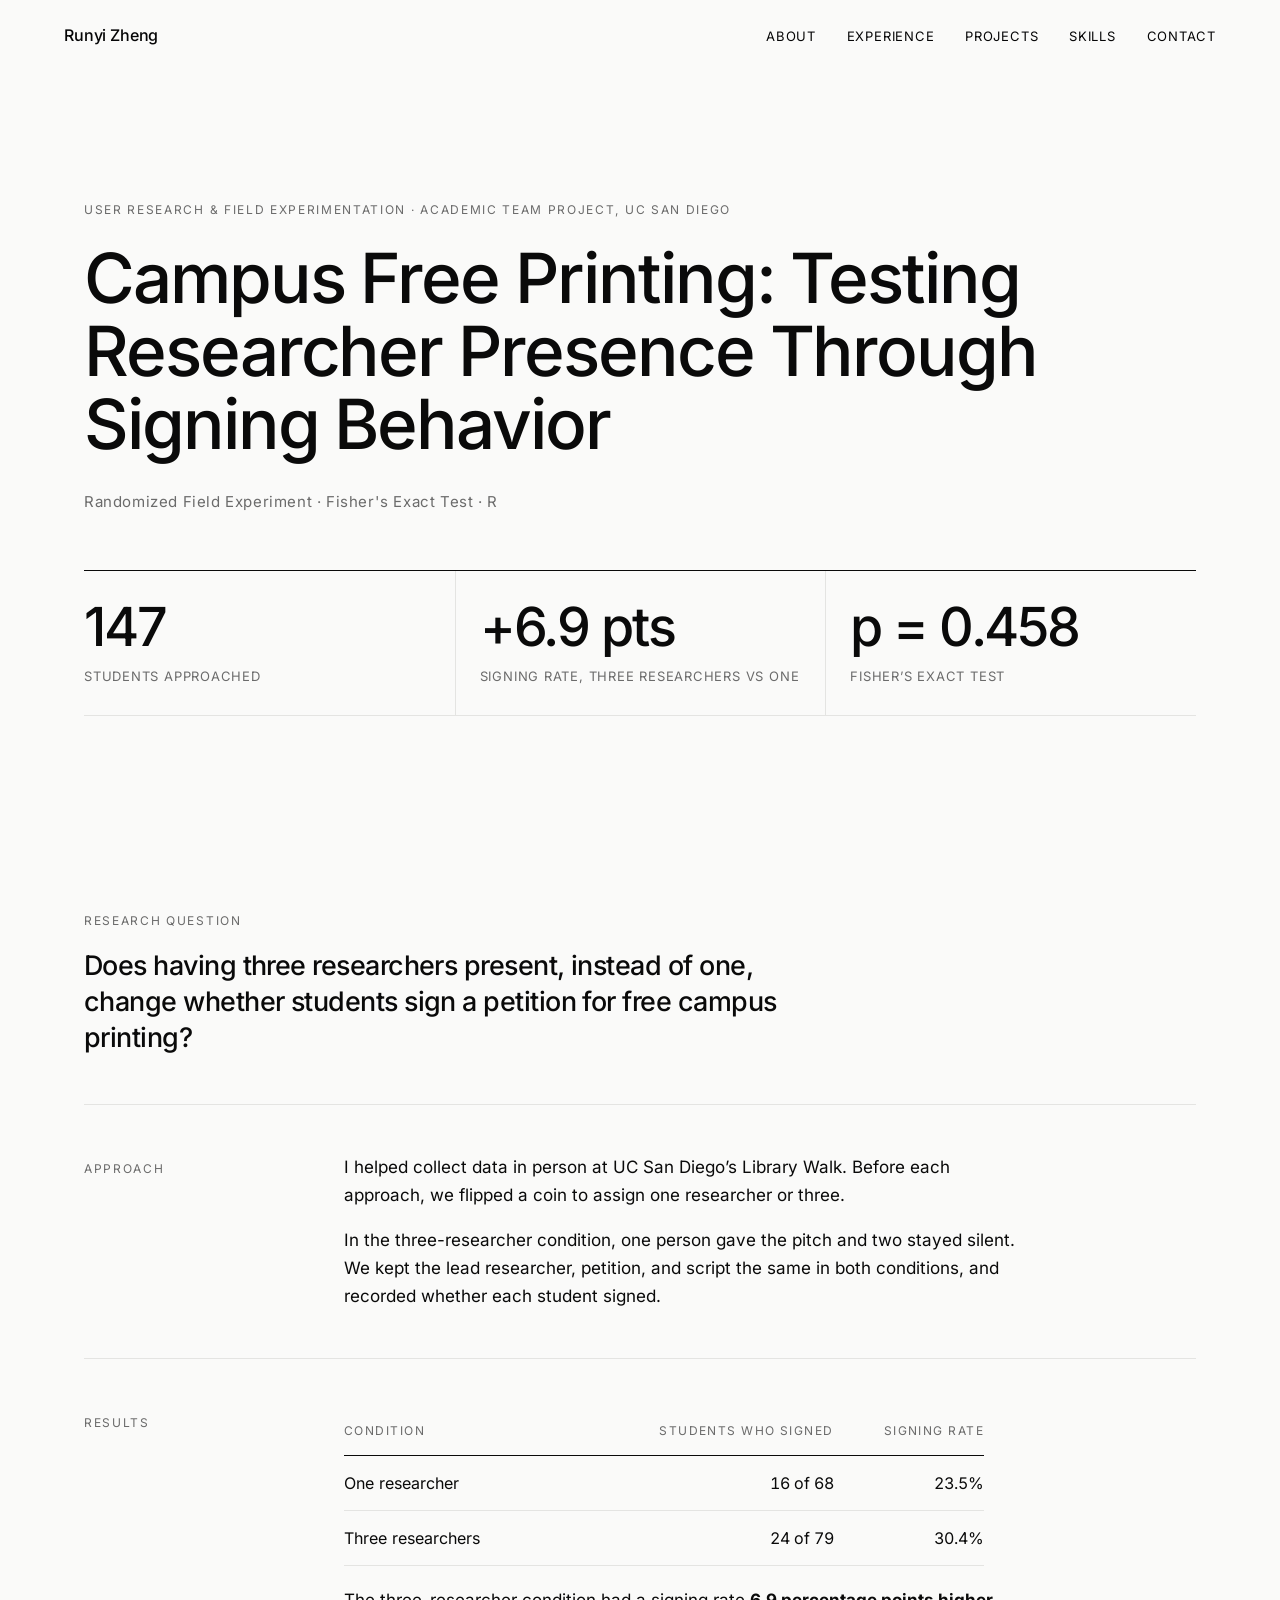
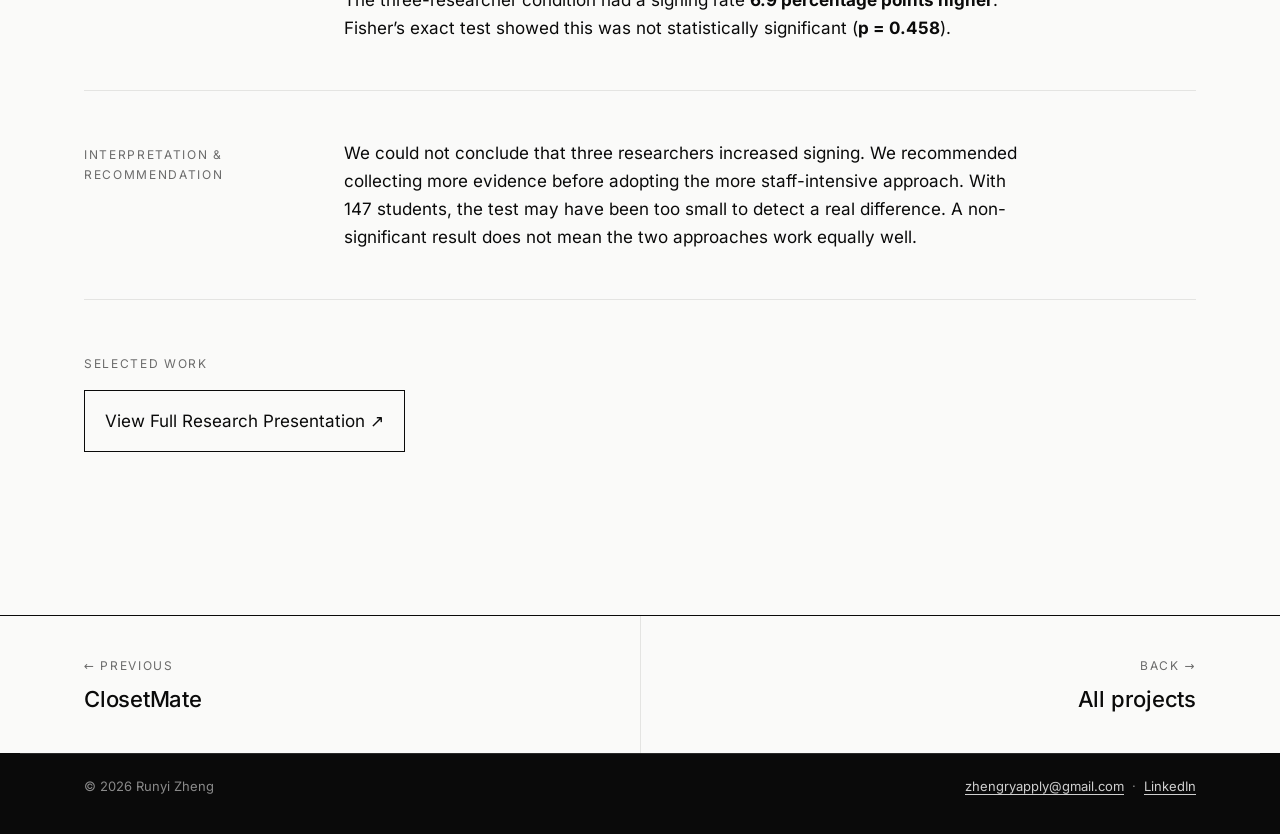
<file: campus-free-printing.html>
<!doctype html>
<html lang="en">
<head>
<meta charset="utf-8">
<meta name="viewport" content="width=device-width, initial-scale=1">
<title>Campus Free Printing: Testing Researcher Presence Through Signing Behavior — Runyi Zheng</title>
<meta name="description" content="A randomized field experiment on researcher presence and petition signing.">
<meta property="og:title" content="Campus Free Printing: Testing Researcher Presence Through Signing Behavior — Runyi Zheng">
<meta property="og:description" content="A randomized field experiment on researcher presence and petition signing.">
<meta property="og:type" content="website">
<meta name="theme-color" content="#0a0a0a">
<link rel="icon" href="[data-uri]" type="image/svg+xml">

<style>/* Runyi Zheng — portfolio
   Black and white, editorial. Fonts are self-hosted in /assets/fonts. */

@font-face {
  font-family: "Inter";
  src: url("[data-uri]") format("woff2");
  font-weight: 100 900;
  font-style: normal;
  font-display: swap;
}

:root {
  --black: #0a0a0a;
  --white: #ffffff;
  --paper: #fafaf9;
  --muted: #6b6b6b;
  --line: #e4e4e2;
  --line-dark: #2a2a2a;
  --sans: "Inter", system-ui, -apple-system, "Segoe UI", Helvetica, Arial, sans-serif;
  --gutter: clamp(20px, 5vw, 72px);
  --max: 1240px;
}

*, *::before, *::after { box-sizing: border-box; }
html { scroll-behavior: smooth; -webkit-text-size-adjust: 100%; }
body {
  margin: 0;
  background: var(--paper);
  color: var(--black);
  font-family: var(--sans);
  font-size: 17px;
  line-height: 1.65;
  -webkit-font-smoothing: antialiased;
  text-rendering: optimizeLegibility;
}
img { max-width: 100%; height: auto; display: block; }
a { color: inherit; }
::selection { background: var(--black); color: var(--white); }

.skip {
  position: absolute; left: -9999px; top: 8px;
  background: var(--black); color: var(--white); padding: 8px 14px; z-index: 100;
}
.skip:focus { left: 8px; }

:focus-visible { outline: 2px solid currentColor; outline-offset: 4px; }

.wrap { max-width: var(--max); margin: 0 auto; padding: 0 var(--gutter); }

/* ---------- Nav (inverts over black and white) ---------- */
.nav {
  position: fixed; inset: 0 0 auto 0; z-index: 50;
  display: flex; justify-content: space-between; align-items: baseline;
  gap: 8px 24px; flex-wrap: wrap;
  padding: 22px var(--gutter);
  color: #fff; mix-blend-mode: difference;
  font-size: 13px; letter-spacing: .06em; text-transform: uppercase;
  pointer-events: none;
}
.nav a { text-decoration: none; pointer-events: auto; }
.nav .brand { font-family: var(--sans); font-weight: 500; font-size: 16px; letter-spacing: -.01em; text-transform: none; }
.nav ul { list-style: none; margin: 0; padding: 0; display: flex; gap: clamp(14px, 2.4vw, 32px); }
.nav ul a { position: relative; padding-bottom: 2px; }
.nav ul a::after {
  content: ""; position: absolute; left: 0; bottom: 0; height: 1px; width: 100%;
  background: currentColor; transform: scaleX(0); transform-origin: left; transition: transform .35s ease;
}
.nav ul a:hover::after, .nav ul a:focus-visible::after { transform: scaleX(1); }

/* ---------- Hero ---------- */
.hero {
  background: var(--black); color: var(--white);
  min-height: 100svh; display: flex; flex-direction: column; justify-content: flex-end;
  padding: 120px 0 clamp(28px, 5vw, 56px);
}
.hero h1 {
  font-family: var(--sans); font-weight: 500;
  font-size: clamp(52px, 12.5vw, 184px); line-height: .94; letter-spacing: -.05em;
  margin: 0 0 clamp(28px, 5vw, 64px);
}
.hero h1 span { display: block; }
.hero-meta {
  display: grid; grid-template-columns: 1.4fr 1fr 1fr; gap: 24px 40px;
  border-top: 1px solid var(--line-dark); padding-top: 22px;
  font-size: 15px; color: #cfcfcf;
}
.hero-meta strong { display: block; color: var(--white); font-weight: 500; font-size: 17px; margin-bottom: 2px; }
.hero-meta a { color: var(--white); text-underline-offset: 4px; }
.hero h1, .hero-meta { animation: rise .9s cubic-bezier(.2,.7,.2,1) both; }
.hero-meta { animation-delay: .15s; }
@keyframes rise { from { opacity: 0; transform: translateY(18px); } to { opacity: 1; transform: none; } }

/* ---------- Sections ---------- */
section { padding: clamp(72px, 11vw, 150px) 0; }
.sec-head {
  display: grid; grid-template-columns: 220px 1fr; gap: 24px 40px; align-items: baseline;
}
.label {
  font-size: 12px; letter-spacing: .14em; text-transform: uppercase; color: var(--muted);
}
.label b { font-weight: 500; color: var(--black); margin-right: 10px; }

.about-text {
  font-family: var(--sans); font-weight: 500; font-size: clamp(22px, 2.5vw, 34px); line-height: 1.3;
  letter-spacing: -.022em; margin: 0; max-width: 30em;
}
.about-text + .about-text { margin-top: .9em; color: #4a4a4a; font-weight: 400; font-size: clamp(17px, 1.7vw, 22px); line-height: 1.55; letter-spacing: -.01em; }

/* Experience */
.rows { margin-top: clamp(36px, 6vw, 72px); border-top: 1px solid var(--black); }
.exp {
  display: grid; grid-template-columns: 220px 1fr 1.1fr; gap: 12px 40px;
  padding: 30px 0; border-bottom: 1px solid var(--line);
}
.exp .when { font-size: 14px; color: var(--muted); letter-spacing: .02em; }
.exp h3 { font-family: var(--sans); font-weight: 500; font-size: clamp(21px, 2vw, 27px); line-height: 1.2; letter-spacing: -.015em; margin: 0 0 6px; }
.exp .role { font-size: 15px; color: var(--muted); margin: 0; }
.exp p.desc { margin: 0; }

/* Projects index */
.group { margin-top: clamp(48px, 7vw, 88px); }
.group-head {
  display: grid; grid-template-columns: 220px 1fr; gap: 12px 40px; align-items: baseline;
  padding-bottom: 14px;
}
.group-head h3 { font-family: var(--sans); font-style: normal; font-weight: 500; font-size: clamp(17px, 1.6vw, 21px); letter-spacing: -.005em; margin: 0; }
.group-note { grid-column: 2; margin: 0; color: var(--muted); max-width: 46em; font-size: 15px; }
.plist { list-style: none; margin: 0; padding: 0; border-top: 1px solid var(--black); }
.plist a {
  display: grid; grid-template-columns: 220px 1fr auto; gap: 8px 40px; align-items: baseline;
  padding: 26px 0; border-bottom: 1px solid var(--line); text-decoration: none;
  transition: background .3s ease, color .3s ease, padding .3s ease;
}
.plist .num { font-size: 13px; color: var(--muted); letter-spacing: .1em; transition: color .3s; }
.plist .title { font-family: var(--sans); font-weight: 500; font-size: clamp(21px, 2.4vw, 32px); line-height: 1.2; letter-spacing: -.015em; }
.plist .tags { grid-column: 2; font-size: 13px; color: var(--muted); letter-spacing: .03em; transition: color .3s; }
.plist .arrow { grid-row: 1; grid-column: 3; font-size: 28px; transition: transform .3s ease; }
.plist a:hover, .plist a:focus-visible { background: var(--black); color: var(--white); padding-left: 16px; padding-right: 16px; }
.plist a:hover .num, .plist a:hover .tags, .plist a:focus-visible .num, .plist a:focus-visible .tags { color: #b5b5b5; }
.plist a:hover .arrow, .plist a:focus-visible .arrow { transform: translateX(6px); }

/* Skills */
.skills-grid {
  margin-top: clamp(36px, 6vw, 72px);
  display: grid; grid-template-columns: repeat(4, 1fr);
  border-top: 1px solid var(--black); border-left: 1px solid var(--line);
}
.skill {
  border-right: 1px solid var(--line); border-bottom: 1px solid var(--line);
  padding: 28px 22px; min-height: 168px;
  display: flex; flex-direction: column; justify-content: space-between; gap: 22px;
  background: var(--white);
}
.skill .logo { height: 44px; display: flex; align-items: center; }
.skill .logo img { max-height: 44px; max-width: 120px; width: auto; object-fit: contain; }
.skill .name { font-family: var(--sans); font-weight: 500; font-size: 18px; line-height: 1.2; letter-spacing: -.01em; }
.skill .kind { font-size: 12px; letter-spacing: .1em; text-transform: uppercase; color: var(--muted); display: block; margin-top: 4px; font-family: var(--sans); }

/* Contact */
.contact { background: var(--black); color: var(--white); }
.contact .label, .contact .label b { color: #9a9a9a; }
.contact .label b { color: var(--white); }
.contact h2 {
  font-family: var(--sans); font-weight: 500; font-size: clamp(44px, 9.5vw, 140px);
  line-height: 1; letter-spacing: -.05em; margin: 24px 0 clamp(32px, 5vw, 64px);
}
.contact h2 em { font-style: normal; }
.contact-links { display: grid; grid-template-columns: repeat(2, minmax(0, 1fr)); gap: 0; border-top: 1px solid var(--line-dark); }
.contact-links a {
  display: block; padding: 26px 0; text-decoration: none; border-bottom: 1px solid var(--line-dark);
  font-family: var(--sans); font-weight: 500; font-size: clamp(18px, 2vw, 26px); letter-spacing: -.015em; overflow-wrap: anywhere;
  transition: color .25s;
}
.contact-links a small { display: block; font-family: var(--sans); font-size: 12px; letter-spacing: .14em; text-transform: uppercase; color: #9a9a9a; margin-bottom: 8px; }
.contact-links a:hover { color: #bdbdbd; }
.contact-links a + a { padding-left: 32px; border-left: 1px solid var(--line-dark); }
footer { background: var(--black); color: #8a8a8a; font-size: 13px; padding: 0 0 36px; }
footer .wrap { display: flex; justify-content: space-between; gap: 16px; flex-wrap: wrap; border-top: 1px solid var(--line-dark); padding-top: 22px; }
footer a { color: #cfcfcf; text-underline-offset: 3px; }

/* ---------- Project pages ---------- */
.p-head { padding: clamp(120px, 16vw, 200px) 0 clamp(36px, 5vw, 64px); background: var(--paper); }
.kicker { font-size: 12px; letter-spacing: .14em; text-transform: uppercase; color: var(--muted); margin: 0 0 22px; }
.p-head h1 {
  font-family: var(--sans); font-weight: 500; font-size: clamp(32px, 5.4vw, 72px);
  line-height: 1.06; letter-spacing: -.03em; margin: 0; max-width: 16em;
}
.p-sub { margin: 28px 0 0; font-size: 15px; letter-spacing: .04em; color: var(--muted); }
.p-sub em { font-style: normal; margin-left: 4px; }

.stats {
  display: grid; grid-auto-flow: column; grid-auto-columns: 1fr; gap: 0;
  border-top: 1px solid var(--black); border-bottom: 1px solid var(--line);
  margin: clamp(32px, 5vw, 56px) 0 0;
}
.stat { padding: 28px 24px 28px 0; }
.stat + .stat { padding-left: 24px; border-left: 1px solid var(--line); }
.stat .n { font-family: var(--sans); font-weight: 500; font-size: clamp(30px, 4.2vw, 58px); line-height: 1.05; letter-spacing: -.04em; display: block; }
.stat .d { font-size: 13px; letter-spacing: .06em; text-transform: uppercase; color: var(--muted); display: block; margin-top: 10px; }

.p-body { padding: clamp(40px, 6vw, 80px) 0 clamp(64px, 9vw, 120px); }
.block { display: grid; grid-template-columns: 220px minmax(0, 1fr); gap: 16px 40px; padding: clamp(28px, 4vw, 48px) 0; border-bottom: 1px solid var(--line); }
.block:last-of-type { border-bottom: 0; }
.block h2 { margin: 6px 0 0; font-size: 12px; letter-spacing: .14em; text-transform: uppercase; color: var(--muted); font-weight: 400; }
.block .prose { max-width: 40em; }
.block .prose p { margin: 0 0 1em; }
.block .prose p:last-child { margin-bottom: 0; }
.block .lead { font-family: var(--sans); font-weight: 500; font-size: clamp(20px, 2.1vw, 28px); line-height: 1.35; letter-spacing: -.02em; margin: 0; max-width: 28em; }
.note { color: var(--muted); font-size: 15px; }
.wide { grid-column: 1 / -1; }

figure { margin: 0; }
.chart { background: #fff; border: 1px solid var(--line); padding: clamp(12px, 2vw, 28px); }
.chart img { width: 100%; max-width: 760px; margin: 0 auto; }
figcaption { font-size: 14px; color: var(--muted); margin-top: 12px; }

table { border-collapse: collapse; width: 100%; max-width: 40em; margin: 0 0 1.2em; font-size: 16px; }
th, td { text-align: left; padding: 14px 16px 14px 0; border-bottom: 1px solid var(--line); }
thead th { font-size: 12px; letter-spacing: .12em; text-transform: uppercase; font-weight: 400; color: var(--muted); border-bottom: 1px solid var(--black); }
td.num, th.num { text-align: right; padding-right: 0; font-variant-numeric: tabular-nums; }
td strong { font-weight: 600; }

.articles { list-style: none; margin: 0 0 8px; padding: 0; border-top: 1px solid var(--black); max-width: 52em; }
.articles li { border-bottom: 1px solid var(--line); }
.articles a { display: grid; grid-template-columns: 1fr auto; gap: 4px 24px; padding: 20px 0; text-decoration: none; transition: padding .25s ease, background .25s ease, color .25s ease; }
.articles a:hover, .articles a:focus-visible { background: var(--black); color: var(--white); padding-left: 14px; padding-right: 14px; }
.articles .t { font-family: var(--sans); font-weight: 500; font-size: clamp(17px, 1.7vw, 21px); line-height: 1.3; letter-spacing: -.01em; }
.articles .s { grid-column: 1; font-size: 14px; color: var(--muted); }
.articles a:hover .s, .articles a:focus-visible .s { color: #b5b5b5; }
.articles .ext { grid-row: 1; grid-column: 2; font-size: 20px; }
.sub-label { font-size: 12px; letter-spacing: .14em; text-transform: uppercase; color: var(--muted); margin: 34px 0 12px; }
.sub-label:first-child { margin-top: 0; }

.gallery { display: grid; grid-template-columns: repeat(3, 1fr); gap: clamp(8px, 1.4vw, 18px); }
.shot { aspect-ratio: 4 / 5; background: #ecebe8; position: relative; overflow: hidden; display: grid; place-items: center; color: #9a9a96; font-size: 13px; letter-spacing: .12em; }
.shot.land { aspect-ratio: 3 / 2; }
.shot span { padding: 0 12px; text-align: center; font-size: 12px; letter-spacing: .03em; overflow-wrap: anywhere; }
.shot img { position: absolute; inset: 0; width: 100%; height: 100%; object-fit: cover; }

.pager { border-top: 1px solid var(--black); background: var(--paper); }
.pager .wrap { display: grid; grid-template-columns: 1fr 1fr; }
.pager a { padding: 40px 0; text-decoration: none; display: block; transition: color .25s; }
.pager a:hover { color: var(--muted); }
.pager a + a { text-align: right; border-left: 1px solid var(--line); padding-left: 24px; }
.pager small { display: block; font-size: 12px; letter-spacing: .14em; text-transform: uppercase; color: var(--muted); margin-bottom: 10px; }
.pager span { font-family: var(--sans); font-weight: 500; font-size: clamp(17px, 1.8vw, 22px); line-height: 1.25; letter-spacing: -.01em; display: block; }

/* ---------- Responsive ---------- */
@media (max-width: 900px) {
  .sec-head, .group-head, .block { grid-template-columns: 1fr; }
  .group-note { grid-column: 1; }
  .exp { grid-template-columns: 1fr; gap: 6px; }
  .plist a { grid-template-columns: 1fr auto; }
  .plist .num { grid-column: 1; }
  .plist .title { grid-column: 1; }
  .plist .tags { grid-column: 1; }
  .plist .arrow { grid-row: 2; grid-column: 2; }
  .skills-grid { grid-template-columns: repeat(2, 1fr); }
  .hero-meta { grid-template-columns: 1fr; }
  .contact-links { grid-template-columns: 1fr; }
  .contact-links a + a { padding-left: 0; border-left: 0; }
  .stats { grid-auto-flow: row; grid-auto-columns: auto; }
  .stat, .stat + .stat { padding: 20px 0; border-left: 0; }
  .stat + .stat { border-top: 1px solid var(--line); }
  .gallery { grid-template-columns: repeat(2, 1fr); }
}
@media (max-width: 560px) {
  body { font-size: 16px; }
  .nav { padding: 16px var(--gutter); font-size: 11px; }
  .nav .brand { font-size: 20px; width: 100%; }
  .nav ul { gap: 14px; }
  .pager a { padding: 28px 0; }
  .pager a + a { padding-left: 16px; }
  th, td { padding-right: 10px; font-size: 15px; }
}
@media (prefers-reduced-motion: reduce) {
  html { scroll-behavior: auto; }
  *, *::before, *::after { animation: none !important; transition: none !important; }
}

/* Supplied portfolio images: preserve full compositions. */
.portfolio-images { display:grid; gap:24px; }
.portfolio-images img { display:block; width:100%; height:auto; }
.portfolio-images.single { max-width:760px; }
.portfolio-images.pair { grid-template-columns:repeat(2,minmax(0,1fr)); align-items:start; }
.portfolio-images.stack { max-width:1000px; }
.research-link { display:inline-block; padding:16px 20px; border:1px solid currentColor; text-decoration:none; }
@media(max-width:640px) { .portfolio-images.pair { grid-template-columns:1fr; } }
</style>
<script>// Loads images by base name and tries several file extensions.
// Drop a file such as assets/social/01.jpg or assets/logos/sql.svg and it appears.
document.querySelectorAll('img[data-base]').forEach(function (img) {
  var exts = (img.dataset.exts || 'jpg,png').split(','), i = 0, base = img.dataset.base;
  img.addEventListener('error', function () {
    i += 1;
    if (i < exts.length) { img.src = base + '.' + exts[i]; } else { img.remove(); }
  });
  img.src = base + '.' + exts[0];
});
</script>
</head>
<body>
<a class="skip" href="#main">Skip to content</a>
<header class="nav">
  <a class="brand" href="index.html?v=20261104c">Runyi Zheng</a>
  <nav aria-label="Main"><ul>
    <li><a href="index.html?v=20261104c#about">About</a></li>
    <li><a href="index.html?v=20261104c#experience">Experience</a></li>
    <li><a href="index.html?v=20261104c#projects">Projects</a></li>
    <li><a href="index.html?v=20261104c#skills">Skills</a></li>
    <li><a href="index.html?v=20261104c#contact">Contact</a></li>
  </ul></nav>
</header>
<main id="main">
<div class="p-head">
  <div class="wrap">
    <p class="kicker">User Research &amp; Field Experimentation &middot; Academic team project, UC San Diego</p>
    <h1>Campus Free Printing: Testing Researcher Presence Through Signing Behavior</h1>
    <p class="p-sub">Randomized Field Experiment · Fisher's Exact Test · R</p>
    <div class="stats"><div class="stat"><span class="n">147</span><span class="d">Students approached</span></div><div class="stat"><span class="n">+6.9 pts</span><span class="d">Signing rate, three researchers vs one</span></div><div class="stat"><span class="n">p = 0.458</span><span class="d">Fisher&rsquo;s exact test</span></div></div>
  </div>
</div>
<div class="p-body">
  <div class="wrap">
    <section class="block"><h2>Research question</h2><div class="wide"><p class="lead">Does having three researchers present, instead of one, change whether students sign a petition for free campus printing?</p></div></section>
    <section class="block"><h2>Approach</h2><div class="prose"><p>I helped collect data in person at UC San Diego&rsquo;s Library Walk. Before each approach, we flipped a coin to assign one researcher or three.</p><p>In the three-researcher condition, one person gave the pitch and two stayed silent. We kept the lead researcher, petition, and script the same in both conditions, and recorded whether each student signed.</p></div></section>
    <section class="block"><h2>Results</h2><div class="prose"><table><thead><tr><th>Condition</th><th class="num">Students who signed</th><th class="num">Signing rate</th></tr></thead><tbody><tr><td>One researcher</td><td class="num">16 of 68</td><td class="num">23.5%</td></tr><tr><td>Three researchers</td><td class="num">24 of 79</td><td class="num">30.4%</td></tr></tbody></table><p>The three-researcher condition had a signing rate <strong>6.9 percentage points higher</strong>. Fisher&rsquo;s exact test showed this was not statistically significant (<strong>p = 0.458</strong>).</p></div></section>
    <section class="block"><h2>Interpretation &amp; recommendation</h2><div class="prose"><p>We could not conclude that three researchers increased signing. We recommended collecting more evidence before adopting the more staff-intensive approach. With 147 students, the test may have been too small to detect a real difference. A non-significant result does not mean the two approaches work equally well.</p></div></section>
    <section class="block"><h2>Selected work</h2><div class="wide"><a class="research-link" href="https://docs.google.com/presentation/d/1Ch2VXmbLmHg45VcoudiJOR40-h78O7AllBad7GgB9Qo/edit?usp=sharing" target="_blank" rel="noopener noreferrer">View Full Research Presentation &nearr;</a></div></section>
  </div>
</div>
</main>
<nav class="pager" aria-label="Projects"><div class="wrap"><a href="closetmate.html?v=20261104c"><small>&larr; Previous</small><span>ClosetMate</span></a><a href="index.html?v=20261104c#projects"><small>Back &rarr;</small><span>All projects</span></a></div></nav>
<footer>
  <div class="wrap">
    <span>&copy; 2026 Runyi Zheng</span>
    <span><a href="mailto:zhengryapply@gmail.com">zhengryapply@gmail.com</a> &nbsp;·&nbsp; <a href="https://www.linkedin.com/in/runyi-zheng-bb19a9379" target="_blank" rel="noopener">LinkedIn</a></span>
  </div>
</footer>
</body>
</html>
</file>
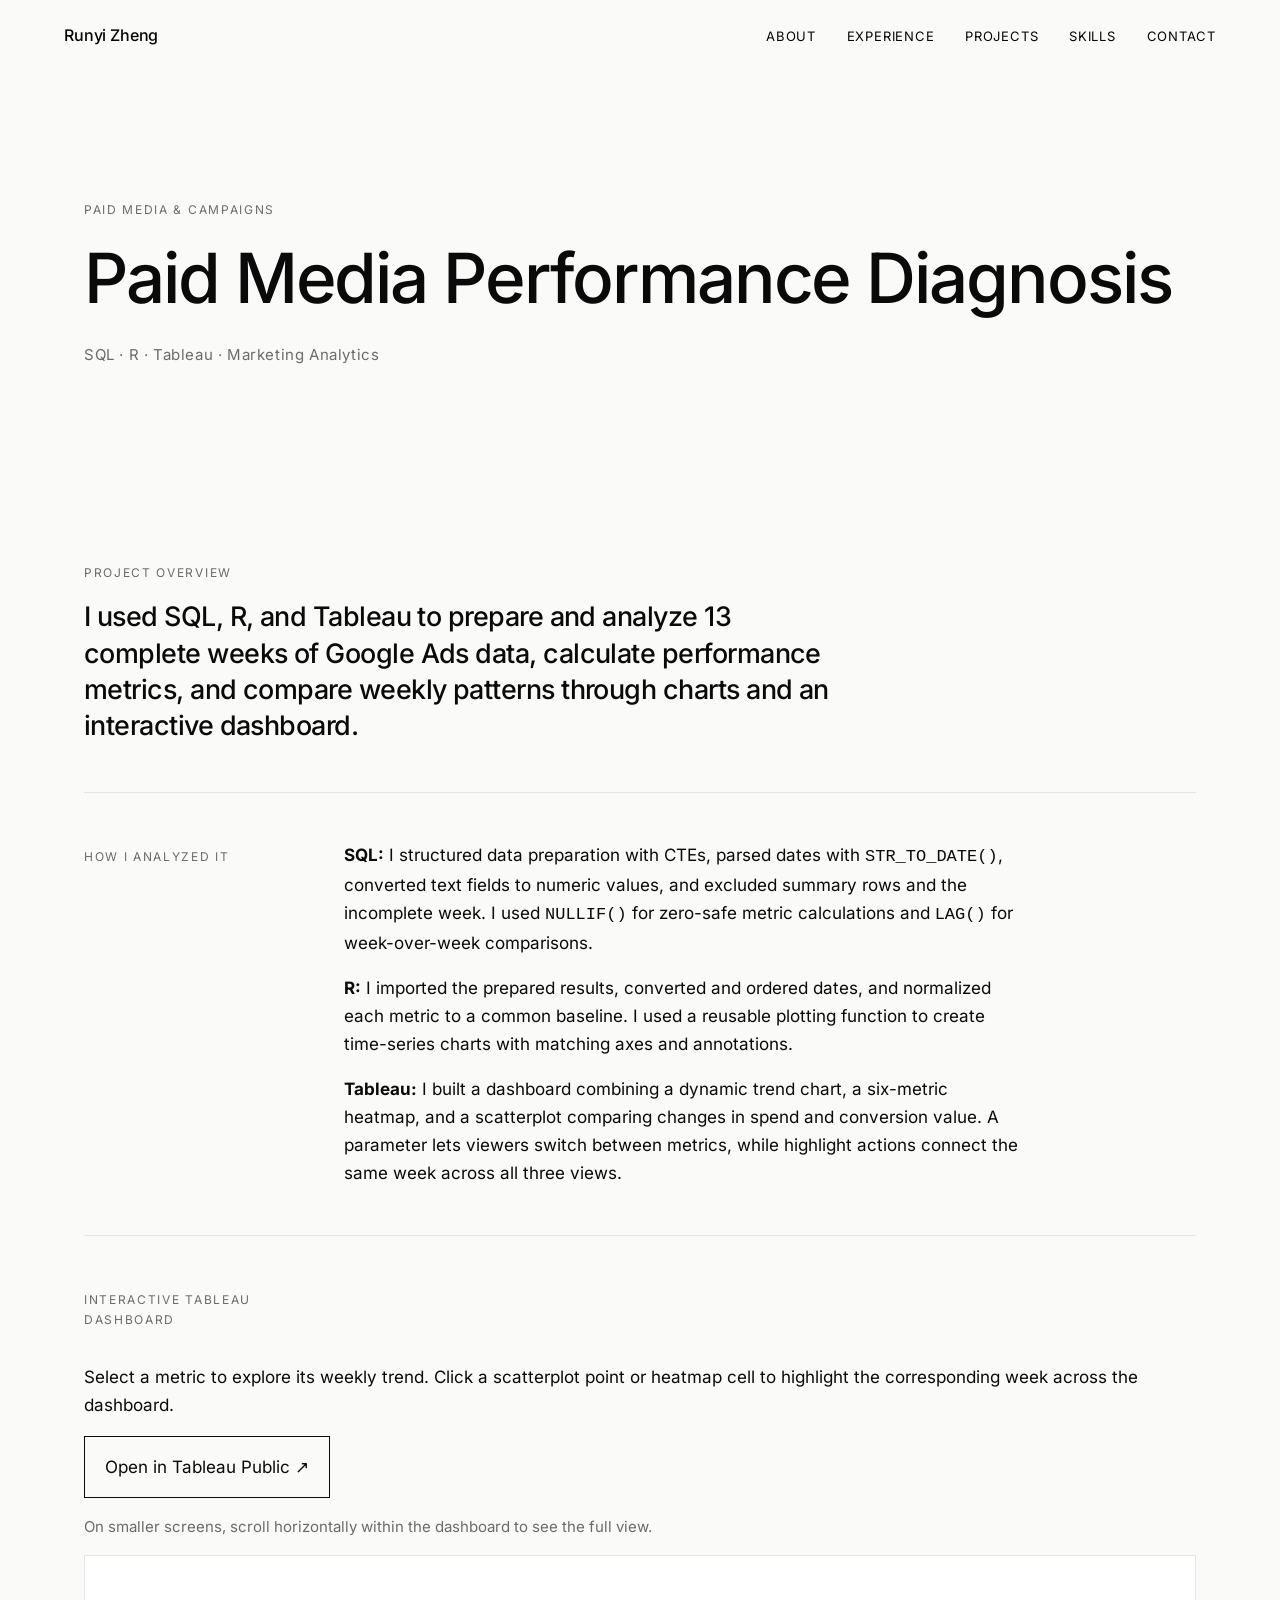
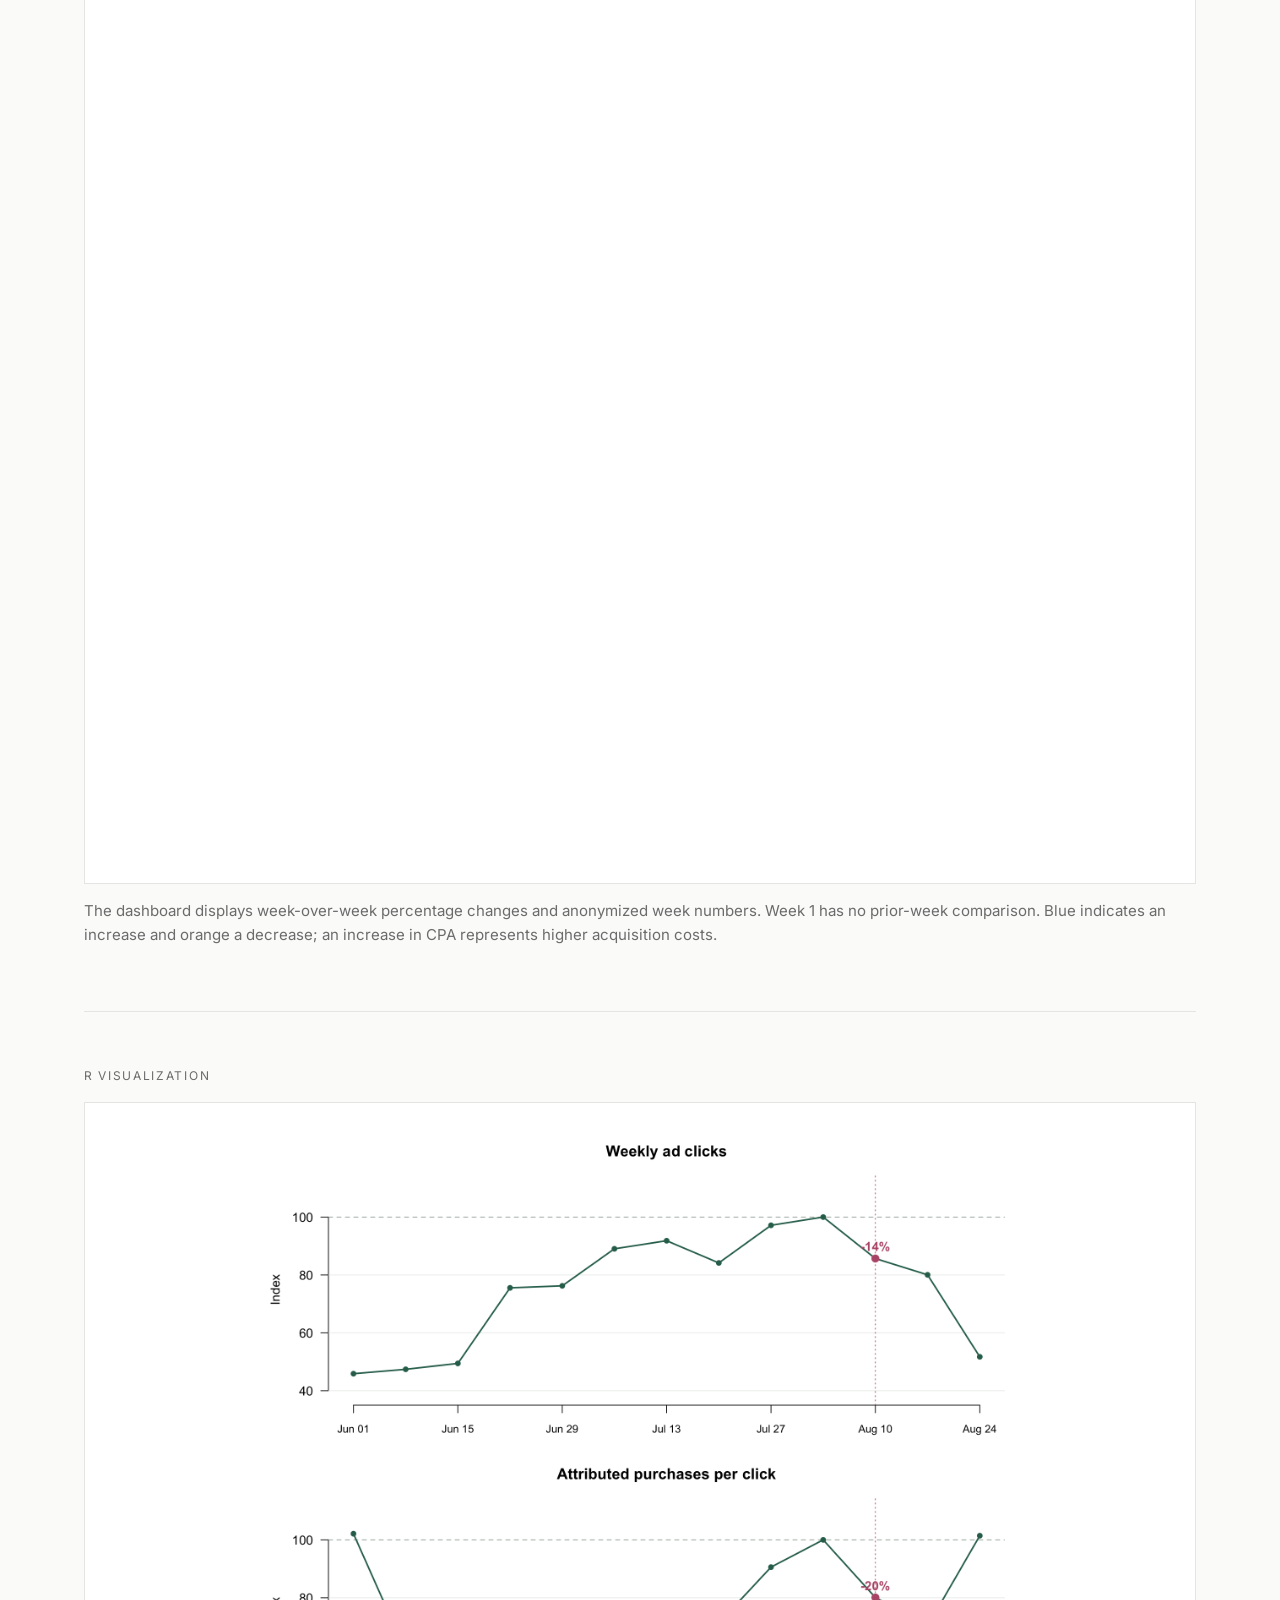
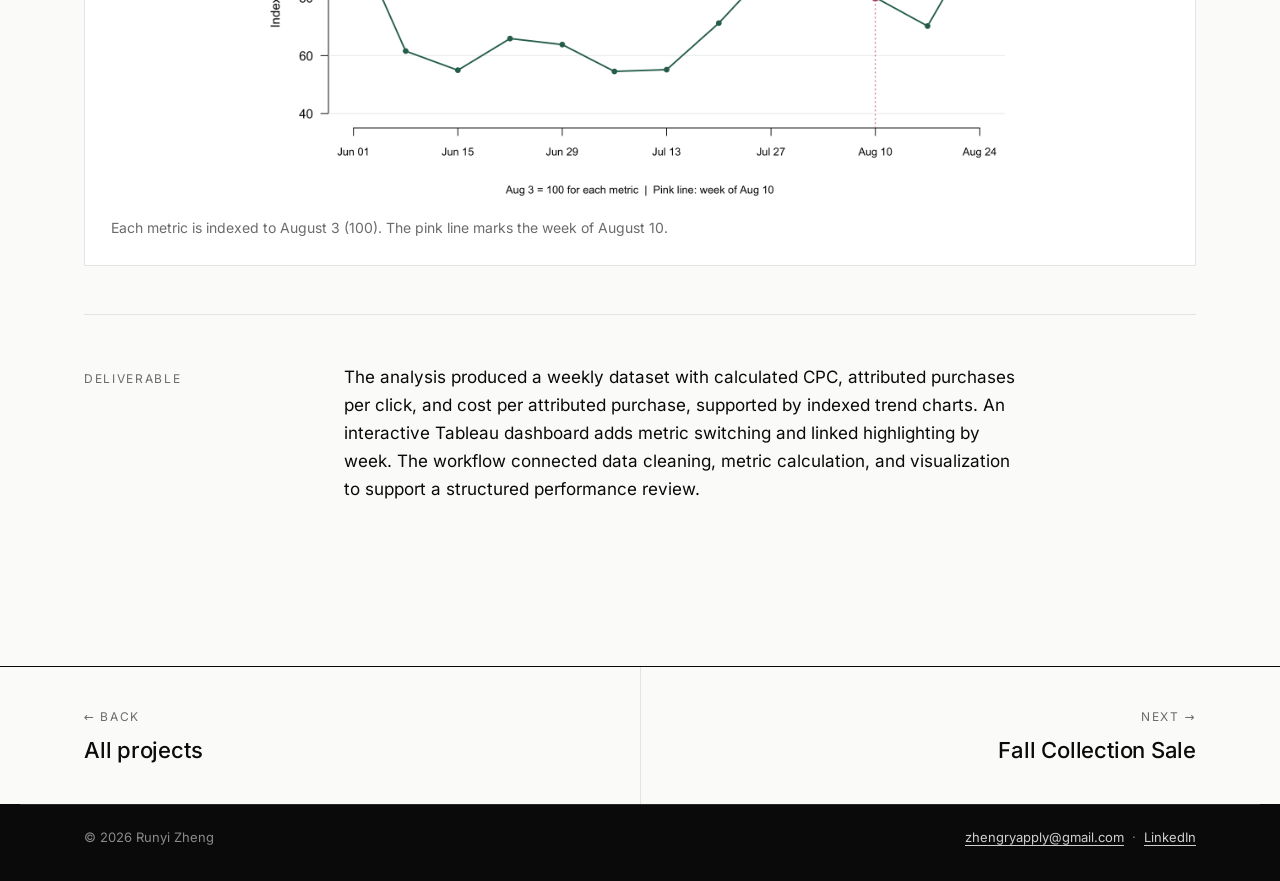
<file: paid-media-diagnosis (1).html>
<!doctype html>
<html lang="en">
<head>
<meta charset="utf-8">
<meta name="viewport" content="width=device-width, initial-scale=1">
<title>Paid Media Performance Diagnosis — Runyi Zheng</title>
<meta name="description" content="A SQL, R, and Tableau workflow for preparing weekly Google Ads data, comparing trends, and exploring an interactive dashboard.">
<meta property="og:title" content="Paid Media Performance Diagnosis — Runyi Zheng">
<meta property="og:description" content="A SQL, R, and Tableau workflow for preparing weekly Google Ads data, comparing trends, and exploring an interactive dashboard.">
<meta property="og:type" content="website">
<meta name="theme-color" content="#0a0a0a">
<link rel="icon" href="[data-uri]" type="image/svg+xml">

<style>/* Runyi Zheng — portfolio
   Black and white, editorial. Fonts are self-hosted in /assets/fonts. */

@font-face {
  font-family: "Inter";
  src: url("[data-uri]") format("woff2");
  font-weight: 100 900;
  font-style: normal;
  font-display: swap;
}

:root {
  --black: #0a0a0a;
  --white: #ffffff;
  --paper: #fafaf9;
  --muted: #6b6b6b;
  --line: #e4e4e2;
  --line-dark: #2a2a2a;
  --sans: "Inter", system-ui, -apple-system, "Segoe UI", Helvetica, Arial, sans-serif;
  --gutter: clamp(20px, 5vw, 72px);
  --max: 1240px;
}

*, *::before, *::after { box-sizing: border-box; }
html { scroll-behavior: smooth; -webkit-text-size-adjust: 100%; }
body {
  margin: 0;
  background: var(--paper);
  color: var(--black);
  font-family: var(--sans);
  font-size: 17px;
  line-height: 1.65;
  -webkit-font-smoothing: antialiased;
  text-rendering: optimizeLegibility;
}
img { max-width: 100%; height: auto; display: block; }
a { color: inherit; }
::selection { background: var(--black); color: var(--white); }

.skip {
  position: absolute; left: -9999px; top: 8px;
  background: var(--black); color: var(--white); padding: 8px 14px; z-index: 100;
}
.skip:focus { left: 8px; }

:focus-visible { outline: 2px solid currentColor; outline-offset: 4px; }

.wrap { max-width: var(--max); margin: 0 auto; padding: 0 var(--gutter); }

/* ---------- Nav (inverts over black and white) ---------- */
.nav {
  position: fixed; inset: 0 0 auto 0; z-index: 50;
  display: flex; justify-content: space-between; align-items: baseline;
  gap: 8px 24px; flex-wrap: wrap;
  padding: 22px var(--gutter);
  color: #fff; mix-blend-mode: difference;
  font-size: 13px; letter-spacing: .06em; text-transform: uppercase;
  pointer-events: none;
}
.nav a { text-decoration: none; pointer-events: auto; }
.nav .brand { font-family: var(--sans); font-weight: 500; font-size: 16px; letter-spacing: -.01em; text-transform: none; }
.nav ul { list-style: none; margin: 0; padding: 0; display: flex; gap: clamp(14px, 2.4vw, 32px); }
.nav ul a { position: relative; padding-bottom: 2px; }
.nav ul a::after {
  content: ""; position: absolute; left: 0; bottom: 0; height: 1px; width: 100%;
  background: currentColor; transform: scaleX(0); transform-origin: left; transition: transform .35s ease;
}
.nav ul a:hover::after, .nav ul a:focus-visible::after { transform: scaleX(1); }

/* ---------- Hero ---------- */
.hero {
  background: var(--black); color: var(--white);
  min-height: 100svh; display: flex; flex-direction: column; justify-content: flex-end;
  padding: 120px 0 clamp(28px, 5vw, 56px);
}
.hero h1 {
  font-family: var(--sans); font-weight: 500;
  font-size: clamp(52px, 12.5vw, 184px); line-height: .94; letter-spacing: -.05em;
  margin: 0 0 clamp(28px, 5vw, 64px);
}
.hero h1 span { display: block; }
.hero-meta {
  display: grid; grid-template-columns: 1.4fr 1fr 1fr; gap: 24px 40px;
  border-top: 1px solid var(--line-dark); padding-top: 22px;
  font-size: 15px; color: #cfcfcf;
}
.hero-meta strong { display: block; color: var(--white); font-weight: 500; font-size: 17px; margin-bottom: 2px; }
.hero-meta a { color: var(--white); text-underline-offset: 4px; }
.hero h1, .hero-meta { animation: rise .9s cubic-bezier(.2,.7,.2,1) both; }
.hero-meta { animation-delay: .15s; }
@keyframes rise { from { opacity: 0; transform: translateY(18px); } to { opacity: 1; transform: none; } }

/* ---------- Sections ---------- */
section { padding: clamp(72px, 11vw, 150px) 0; }
.sec-head {
  display: grid; grid-template-columns: 220px 1fr; gap: 24px 40px; align-items: baseline;
}
.label {
  font-size: 12px; letter-spacing: .14em; text-transform: uppercase; color: var(--muted);
}
.label b { font-weight: 500; color: var(--black); margin-right: 10px; }

.about-text {
  font-family: var(--sans); font-weight: 500; font-size: clamp(22px, 2.5vw, 34px); line-height: 1.3;
  letter-spacing: -.022em; margin: 0; max-width: 30em;
}
.about-text + .about-text { margin-top: .9em; color: #4a4a4a; font-weight: 400; font-size: clamp(17px, 1.7vw, 22px); line-height: 1.55; letter-spacing: -.01em; }

/* Experience */
.rows { margin-top: clamp(36px, 6vw, 72px); border-top: 1px solid var(--black); }
.exp {
  display: grid; grid-template-columns: 220px 1fr 1.1fr; gap: 12px 40px;
  padding: 30px 0; border-bottom: 1px solid var(--line);
}
.exp .when { font-size: 14px; color: var(--muted); letter-spacing: .02em; }
.exp h3 { font-family: var(--sans); font-weight: 500; font-size: clamp(21px, 2vw, 27px); line-height: 1.2; letter-spacing: -.015em; margin: 0 0 6px; }
.exp .role { font-size: 15px; color: var(--muted); margin: 0; }
.exp p.desc { margin: 0; }

/* Projects index */
.group { margin-top: clamp(48px, 7vw, 88px); }
.group-head {
  display: grid; grid-template-columns: 220px 1fr; gap: 12px 40px; align-items: baseline;
  padding-bottom: 14px;
}
.group-head h3 { font-family: var(--sans); font-style: normal; font-weight: 500; font-size: clamp(17px, 1.6vw, 21px); letter-spacing: -.005em; margin: 0; }
.group-note { grid-column: 2; margin: 0; color: var(--muted); max-width: 46em; font-size: 15px; }
.plist { list-style: none; margin: 0; padding: 0; border-top: 1px solid var(--black); }
.plist a {
  display: grid; grid-template-columns: 220px 1fr auto; gap: 8px 40px; align-items: baseline;
  padding: 26px 0; border-bottom: 1px solid var(--line); text-decoration: none;
  transition: background .3s ease, color .3s ease, padding .3s ease;
}
.plist .num { font-size: 13px; color: var(--muted); letter-spacing: .1em; transition: color .3s; }
.plist .title { font-family: var(--sans); font-weight: 500; font-size: clamp(21px, 2.4vw, 32px); line-height: 1.2; letter-spacing: -.015em; }
.plist .tags { grid-column: 2; font-size: 13px; color: var(--muted); letter-spacing: .03em; transition: color .3s; }
.plist .arrow { grid-row: 1; grid-column: 3; font-size: 28px; transition: transform .3s ease; }
.plist a:hover, .plist a:focus-visible { background: var(--black); color: var(--white); padding-left: 16px; padding-right: 16px; }
.plist a:hover .num, .plist a:hover .tags, .plist a:focus-visible .num, .plist a:focus-visible .tags { color: #b5b5b5; }
.plist a:hover .arrow, .plist a:focus-visible .arrow { transform: translateX(6px); }

/* Skills */
.skills-grid {
  margin-top: clamp(36px, 6vw, 72px);
  display: grid; grid-template-columns: repeat(4, 1fr);
  border-top: 1px solid var(--black); border-left: 1px solid var(--line);
}
.skill {
  border-right: 1px solid var(--line); border-bottom: 1px solid var(--line);
  padding: 28px 22px; min-height: 168px;
  display: flex; flex-direction: column; justify-content: space-between; gap: 22px;
  background: var(--white);
}
.skill .logo { height: 44px; display: flex; align-items: center; }
.skill .logo img { max-height: 44px; max-width: 120px; width: auto; object-fit: contain; }
.skill .name { font-family: var(--sans); font-weight: 500; font-size: 18px; line-height: 1.2; letter-spacing: -.01em; }
.skill .kind { font-size: 12px; letter-spacing: .1em; text-transform: uppercase; color: var(--muted); display: block; margin-top: 4px; font-family: var(--sans); }

/* Contact */
.contact { background: var(--black); color: var(--white); }
.contact .label, .contact .label b { color: #9a9a9a; }
.contact .label b { color: var(--white); }
.contact h2 {
  font-family: var(--sans); font-weight: 500; font-size: clamp(44px, 9.5vw, 140px);
  line-height: 1; letter-spacing: -.05em; margin: 24px 0 clamp(32px, 5vw, 64px);
}
.contact h2 em { font-style: normal; }
.contact-links { display: grid; grid-template-columns: repeat(2, minmax(0, 1fr)); gap: 0; border-top: 1px solid var(--line-dark); }
.contact-links a {
  display: block; padding: 26px 0; text-decoration: none; border-bottom: 1px solid var(--line-dark);
  font-family: var(--sans); font-weight: 500; font-size: clamp(18px, 2vw, 26px); letter-spacing: -.015em; overflow-wrap: anywhere;
  transition: color .25s;
}
.contact-links a small { display: block; font-family: var(--sans); font-size: 12px; letter-spacing: .14em; text-transform: uppercase; color: #9a9a9a; margin-bottom: 8px; }
.contact-links a:hover { color: #bdbdbd; }
.contact-links a + a { padding-left: 32px; border-left: 1px solid var(--line-dark); }
footer { background: var(--black); color: #8a8a8a; font-size: 13px; padding: 0 0 36px; }
footer .wrap { display: flex; justify-content: space-between; gap: 16px; flex-wrap: wrap; border-top: 1px solid var(--line-dark); padding-top: 22px; }
footer a { color: #cfcfcf; text-underline-offset: 3px; }

/* ---------- Project pages ---------- */
.p-head { padding: clamp(120px, 16vw, 200px) 0 clamp(36px, 5vw, 64px); background: var(--paper); }
.kicker { font-size: 12px; letter-spacing: .14em; text-transform: uppercase; color: var(--muted); margin: 0 0 22px; }
.p-head h1 {
  font-family: var(--sans); font-weight: 500; font-size: clamp(32px, 5.4vw, 72px);
  line-height: 1.06; letter-spacing: -.03em; margin: 0; max-width: 16em;
}
.p-sub { margin: 28px 0 0; font-size: 15px; letter-spacing: .04em; color: var(--muted); }
.p-sub em { font-style: normal; margin-left: 4px; }

.stats {
  display: grid; grid-auto-flow: column; grid-auto-columns: 1fr; gap: 0;
  border-top: 1px solid var(--black); border-bottom: 1px solid var(--line);
  margin: clamp(32px, 5vw, 56px) 0 0;
}
.stat { padding: 28px 24px 28px 0; }
.stat + .stat { padding-left: 24px; border-left: 1px solid var(--line); }
.stat .n { font-family: var(--sans); font-weight: 500; font-size: clamp(30px, 4.2vw, 58px); line-height: 1.05; letter-spacing: -.04em; display: block; }
.stat .d { font-size: 13px; letter-spacing: .06em; text-transform: uppercase; color: var(--muted); display: block; margin-top: 10px; }

.p-body { padding: clamp(40px, 6vw, 80px) 0 clamp(64px, 9vw, 120px); }
.block { display: grid; grid-template-columns: 220px minmax(0, 1fr); gap: 16px 40px; padding: clamp(28px, 4vw, 48px) 0; border-bottom: 1px solid var(--line); }
.block:last-of-type { border-bottom: 0; }
.block h2 { margin: 6px 0 0; font-size: 12px; letter-spacing: .14em; text-transform: uppercase; color: var(--muted); font-weight: 400; }
.block .prose { max-width: 40em; }
.block .prose p { margin: 0 0 1em; }
.block .prose p:last-child { margin-bottom: 0; }
.block .lead { font-family: var(--sans); font-weight: 500; font-size: clamp(20px, 2.1vw, 28px); line-height: 1.35; letter-spacing: -.02em; margin: 0; max-width: 28em; }
.note { color: var(--muted); font-size: 15px; }
.wide { grid-column: 1 / -1; }

figure { margin: 0; }
.chart { background: #fff; border: 1px solid var(--line); padding: clamp(12px, 2vw, 28px); }
.chart img { width: 100%; max-width: 760px; margin: 0 auto; }
figcaption { font-size: 14px; color: var(--muted); margin-top: 12px; }

table { border-collapse: collapse; width: 100%; max-width: 40em; margin: 0 0 1.2em; font-size: 16px; }
th, td { text-align: left; padding: 14px 16px 14px 0; border-bottom: 1px solid var(--line); }
thead th { font-size: 12px; letter-spacing: .12em; text-transform: uppercase; font-weight: 400; color: var(--muted); border-bottom: 1px solid var(--black); }
td.num, th.num { text-align: right; padding-right: 0; font-variant-numeric: tabular-nums; }
td strong { font-weight: 600; }

.articles { list-style: none; margin: 0 0 8px; padding: 0; border-top: 1px solid var(--black); max-width: 52em; }
.articles li { border-bottom: 1px solid var(--line); }
.articles a { display: grid; grid-template-columns: 1fr auto; gap: 4px 24px; padding: 20px 0; text-decoration: none; transition: padding .25s ease, background .25s ease, color .25s ease; }
.articles a:hover, .articles a:focus-visible { background: var(--black); color: var(--white); padding-left: 14px; padding-right: 14px; }
.articles .t { font-family: var(--sans); font-weight: 500; font-size: clamp(17px, 1.7vw, 21px); line-height: 1.3; letter-spacing: -.01em; }
.articles .s { grid-column: 1; font-size: 14px; color: var(--muted); }
.articles a:hover .s, .articles a:focus-visible .s { color: #b5b5b5; }
.articles .ext { grid-row: 1; grid-column: 2; font-size: 20px; }
.sub-label { font-size: 12px; letter-spacing: .14em; text-transform: uppercase; color: var(--muted); margin: 34px 0 12px; }
.sub-label:first-child { margin-top: 0; }

.gallery { display: grid; grid-template-columns: repeat(3, 1fr); gap: clamp(8px, 1.4vw, 18px); }
.shot { aspect-ratio: 4 / 5; background: #ecebe8; position: relative; overflow: hidden; display: grid; place-items: center; color: #9a9a96; font-size: 13px; letter-spacing: .12em; }
.shot.land { aspect-ratio: 3 / 2; }
.shot span { padding: 0 12px; text-align: center; font-size: 12px; letter-spacing: .03em; overflow-wrap: anywhere; }
.shot img { position: absolute; inset: 0; width: 100%; height: 100%; object-fit: cover; }

.pager { border-top: 1px solid var(--black); background: var(--paper); }
.pager .wrap { display: grid; grid-template-columns: 1fr 1fr; }
.pager a { padding: 40px 0; text-decoration: none; display: block; transition: color .25s; }
.pager a:hover { color: var(--muted); }
.pager a + a { text-align: right; border-left: 1px solid var(--line); padding-left: 24px; }
.pager small { display: block; font-size: 12px; letter-spacing: .14em; text-transform: uppercase; color: var(--muted); margin-bottom: 10px; }
.pager span { font-family: var(--sans); font-weight: 500; font-size: clamp(17px, 1.8vw, 22px); line-height: 1.25; letter-spacing: -.01em; display: block; }

/* ---------- Responsive ---------- */
@media (max-width: 900px) {
  .sec-head, .group-head, .block { grid-template-columns: 1fr; }
  .group-note { grid-column: 1; }
  .exp { grid-template-columns: 1fr; gap: 6px; }
  .plist a { grid-template-columns: 1fr auto; }
  .plist .num { grid-column: 1; }
  .plist .title { grid-column: 1; }
  .plist .tags { grid-column: 1; }
  .plist .arrow { grid-row: 2; grid-column: 2; }
  .skills-grid { grid-template-columns: repeat(2, 1fr); }
  .hero-meta { grid-template-columns: 1fr; }
  .contact-links { grid-template-columns: 1fr; }
  .contact-links a + a { padding-left: 0; border-left: 0; }
  .stats { grid-auto-flow: row; grid-auto-columns: auto; }
  .stat, .stat + .stat { padding: 20px 0; border-left: 0; }
  .stat + .stat { border-top: 1px solid var(--line); }
  .gallery { grid-template-columns: repeat(2, 1fr); }
}
@media (max-width: 560px) {
  body { font-size: 16px; }
  .nav { padding: 16px var(--gutter); font-size: 11px; }
  .nav .brand { font-size: 20px; width: 100%; }
  .nav ul { gap: 14px; }
  .pager a { padding: 28px 0; }
  .pager a + a { padding-left: 16px; }
  th, td { padding-right: 10px; font-size: 15px; }
}
@media (prefers-reduced-motion: reduce) {
  html { scroll-behavior: auto; }
  *, *::before, *::after { animation: none !important; transition: none !important; }
}

/* Supplied portfolio images: preserve full compositions. */
.portfolio-images { display:grid; gap:24px; }
.portfolio-images img { display:block; width:100%; height:auto; }
.portfolio-images.single { max-width:760px; }
.portfolio-images.pair { grid-template-columns:repeat(2,minmax(0,1fr)); align-items:start; }
.portfolio-images.stack { max-width:1000px; }
.research-link { display:inline-block; padding:16px 20px; border:1px solid currentColor; text-decoration:none; }
@media(max-width:640px) { .portfolio-images.pair { grid-template-columns:1fr; } }
</style>
<script>// Loads images by base name and tries several file extensions.
// Drop a file such as assets/social/01.jpg or assets/logos/sql.svg and it appears.
document.querySelectorAll('img[data-base]').forEach(function (img) {
  var exts = (img.dataset.exts || 'jpg,png').split(','), i = 0, base = img.dataset.base;
  img.addEventListener('error', function () {
    i += 1;
    if (i < exts.length) { img.src = base + '.' + exts[i]; } else { img.remove(); }
  });
  img.src = base + '.' + exts[0];
});
</script>
<style>
.tableau-embed-scroll{width:100%;overflow-x:auto;background:#fff;border:1px solid var(--line);-webkit-overflow-scrolling:touch}
.tableau-embed-scroll iframe{display:block;width:1200px;min-width:1200px;height:927px;border:0;background:#fff}
.tableau-embed-scroll:focus-visible{outline:2px solid currentColor;outline-offset:4px}
</style>
</head>
<body>
<a class="skip" href="#main">Skip to content</a>
<header class="nav">
  <a class="brand" href="index.html?v=20261104d">Runyi Zheng</a>
  <nav aria-label="Main"><ul>
    <li><a href="index.html?v=20261104d#about">About</a></li>
    <li><a href="index.html?v=20261104d#experience">Experience</a></li>
    <li><a href="index.html?v=20261104d#projects">Projects</a></li>
    <li><a href="index.html?v=20261104d#skills">Skills</a></li>
    <li><a href="index.html?v=20261104d#contact">Contact</a></li>
  </ul></nav>
</header>
<main id="main">
<div class="p-head">
  <div class="wrap">
    <p class="kicker">Paid Media &amp; Campaigns</p>
    <h1>Paid Media Performance Diagnosis</h1>
    <p class="p-sub">SQL · R · Tableau · Marketing Analytics</p>
  </div>
</div>
<div class="p-body">
  <div class="wrap">
    <section class="block"><h2>Project overview</h2><div class="wide"><p class="lead">I used SQL, R, and Tableau to prepare and analyze 13 complete weeks of Google Ads data, calculate performance metrics, and compare weekly patterns through charts and an interactive dashboard.</p></div></section>
    <section class="block"><h2>How I analyzed it</h2><div class="prose"><p><strong>SQL:</strong> I structured data preparation with CTEs, parsed dates with <code>STR_TO_DATE()</code>, converted text fields to numeric values, and excluded summary rows and the incomplete week. I used <code>NULLIF()</code> for zero-safe metric calculations and <code>LAG()</code> for week-over-week comparisons.</p><p><strong>R:</strong> I imported the prepared results, converted and ordered dates, and normalized each metric to a common baseline. I used a reusable plotting function to create time-series charts with matching axes and annotations.</p><p><strong>Tableau:</strong> I built a dashboard combining a dynamic trend chart, a six-metric heatmap, and a scatterplot comparing changes in spend and conversion value. A parameter lets viewers switch between metrics, while highlight actions connect the same week across all three views.</p></div></section>
    
    <section class="block" id="tableau-dashboard"><h2>Interactive Tableau dashboard</h2><div class="wide"><p>Select a metric to explore its weekly trend. Click a scatterplot point or heatmap cell to highlight the corresponding week across the dashboard.</p><p><a class="research-link" href="https://public.tableau.com/views/PaidMediaPerformance13-WeekWoWAnalysis/Dashboard1?:showVizHome=no" target="_blank" rel="noopener noreferrer">Open in Tableau Public ↗</a></p><p class="note">On smaller screens, scroll horizontally within the dashboard to see the full view.</p><div class="tableau-embed-scroll" role="region" aria-label="Interactive 13-week Google Ads performance dashboard" tabindex="0"><iframe src="https://public.tableau.com/views/PaidMediaPerformance13-WeekWoWAnalysis/Dashboard1?:showVizHome=no&amp;:embed=yes&amp;:tabs=no&amp;:toolbar=yes" title="Paid Media Performance — 13-Week WoW Analysis" width="1200" height="927" loading="lazy" allowfullscreen></iframe></div><p class="note">The dashboard displays week-over-week percentage changes and anonymized week numbers. Week 1 has no prior-week comparison. Blue indicates an increase and orange a decrease; an increase in CPA represents higher acquisition costs.</p></div></section>
<section class="block"><h2>R visualization</h2><div class="wide"><figure class="chart" style="background:#fff"><img src="[data-uri]" width="1800" height="1600" style="display:block;width:100%;height:auto;background:#fff" alt="Two indexed weekly trend charts created in R: ad clicks and attributed purchases per click."><figcaption>Each metric is indexed to August 3 (100). The pink line marks the week of August 10.</figcaption></figure></div></section>
<section class="block"><h2>Deliverable</h2><div class="prose"><p>The analysis produced a weekly dataset with calculated CPC, attributed purchases per click, and cost per attributed purchase, supported by indexed trend charts. An interactive Tableau dashboard adds metric switching and linked highlighting by week. The workflow connected data cleaning, metric calculation, and visualization to support a structured performance review.</p></div></section>
    
  </div>
</div>
</main>
<nav class="pager" aria-label="Projects"><div class="wrap"><a href="index.html?v=20261104d#projects"><small>&larr; Back</small><span>All projects</span></a><a href="fall-collection-sale.html?v=20261104d"><small>Next &rarr;</small><span>Fall Collection Sale</span></a></div></nav>
<footer>
  <div class="wrap">
    <span>&copy; 2026 Runyi Zheng</span>
    <span><a href="mailto:zhengryapply@gmail.com">zhengryapply@gmail.com</a> &nbsp;·&nbsp; <a href="https://www.linkedin.com/in/runyi-zheng-bb19a9379" target="_blank" rel="noopener">LinkedIn</a></span>
  </div>
</footer>
</body>
</html>
</file>
